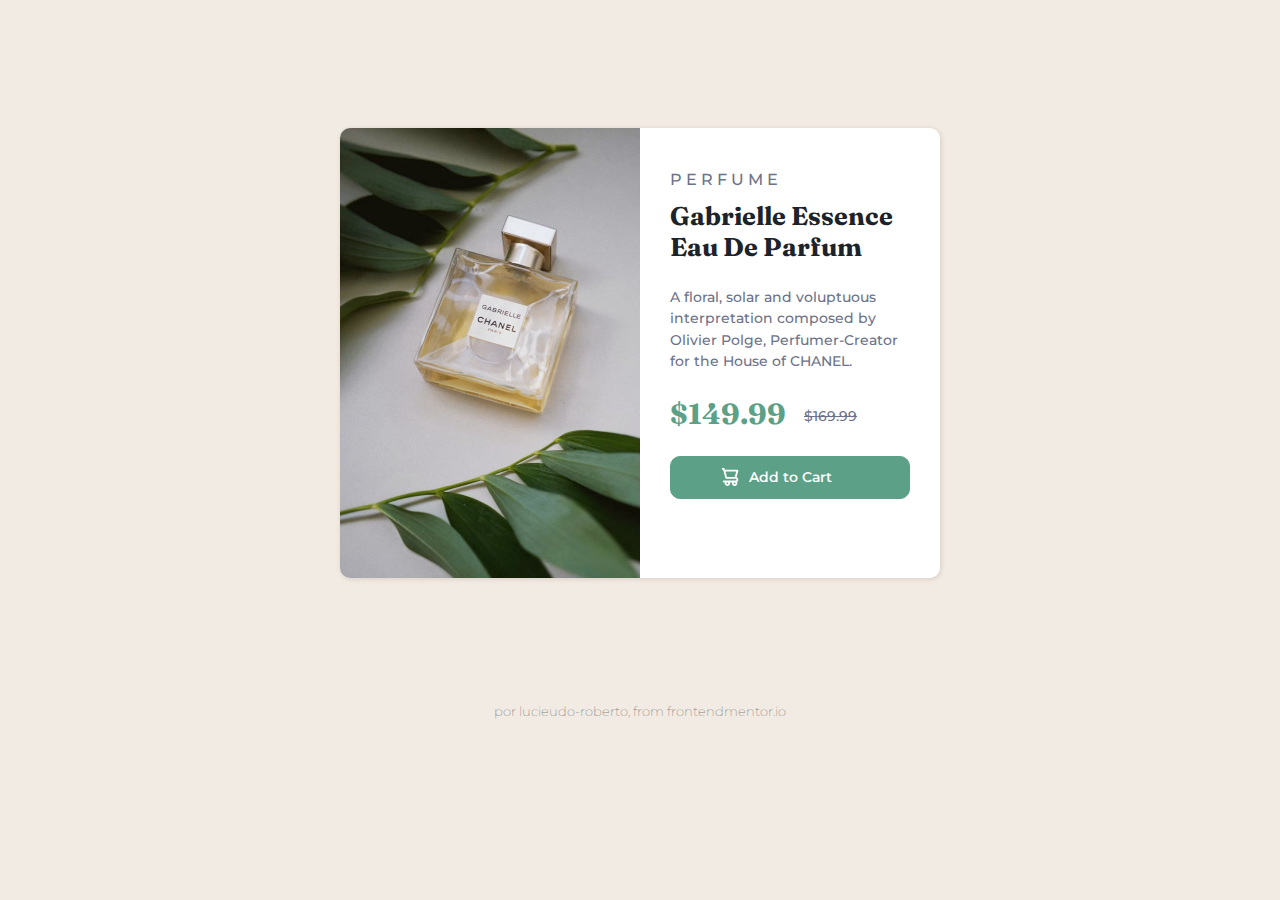
<file: challenges/web_[html-css-js]/desafio_01/index.html>
<!DOCTYPE html>
<html lang="en">
    <head>
    	<title>frontendmentor card perfume </title>
    	<meta name="author" content="lucieudo.roberto@gmail.com"/>
    	<meta name="describle" content=""/>
        <meta name="viewport" content="width=device-width"/>
        <meta charset="UTF-8"/>
        <link rel="stylesheet" href="css/reset.css"/>
        <link rel="stylesheet" href="css/style.css"/>
        <link rel="icon" href="res/favicon.png"/>
    </head>
    <body>
        <main class="card">
            <picture class="card-image-box">
            	<source media="(max-width:610px)" srcset="res/product_mobile.jpg"/>
            	<source media="(min-width:611px)" srcset="res/product_desktop.jpg"/>
                <img class="card-image" src="res/product_mobile.jpg" alt="Photo perfume and leaves">
            </picture>
            
            <div class="card-box-content">
                <h1 class="card-content-title card-content">
                    <span class="card-content-uptitle card-content">perfume</span>
                    Gabrielle Essence Eau De Parfum
                </h1>
                <p class="card-describle card-content">
                    A floral, solar and voluptuous interpretation composed by Olivier Polge, 
                    Perfumer-Creator for the House of CHANEL.
                </p>
                <label class="card-price card-content"> $149.99 <span class="old-price">$169.99</span> </label>
                <button class="card-button">Add to Cart</button>
            </div>
        </main>
        
        <footer>
            <p class="copy"> por lucieudo-roberto, from frontendmentor.io</p>
        </footer>
    </body>
</html>
</file>
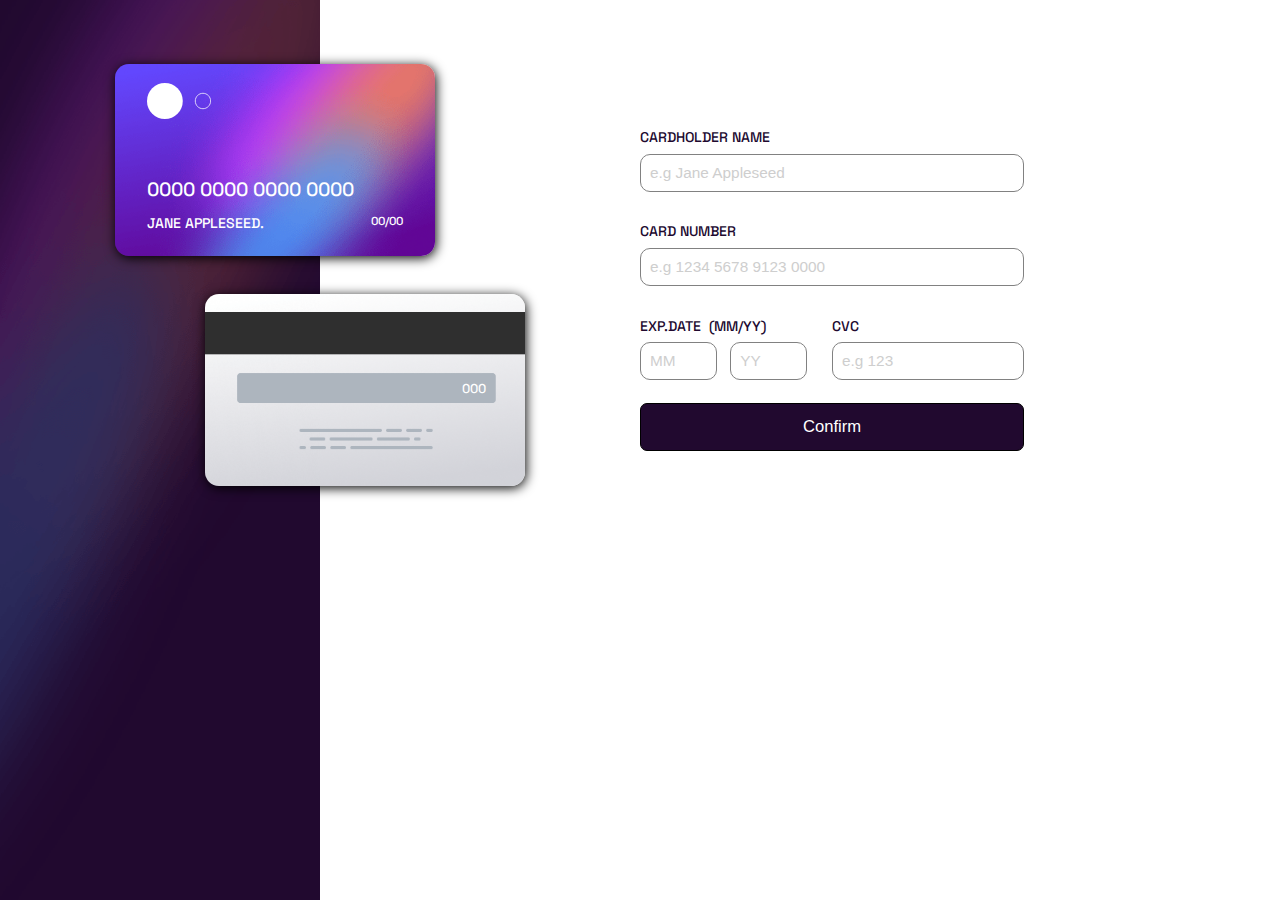
<file: challenges/web_[html-css-js]/desafio_02/index.html>
<!DOCTYPE html>

<html lang="en">
    <head>
        <title>Frontend Mentor | Interactive card details form </title>
        <meta name="viewport" content="width=device-width"/>
        <meta charset="UTF-8">
        <meta name="describle" content="card Interactive page">
        <link rel="icon" type="image/png" sizes="32x32" href="/res/favicon-32x32.png">
        <link rel="stylesheet" href="css/reset.css"/>
        <link rel="stylesheet" href="css/style.css"/>
    </head>
    <body>
        <div class="card-container">
            <div class="card-box">
                <div class="card card-front">
                    <img class="card-logo-img" src="res/card-logo.svg" alt="card logo image"/>
                    <label class="card-label-number" for="card-number">0000 0000 0000 0000</label>
                    <div class="label-name-box">
                        <label class="card-label-name" for="card-name">JANE APPLESEED.</label>
                        <label class="card-label-date" for="card-date">00/00</label>
                    </div>
                </div> 
                <div class="card card-back">
                    <label class="card-label-cvc" for="card-cvc">000</label>
                </div>              
            </div>

            <div class="form-box" >
                <form class="form-1">
                    <div class="form-input-box">
                        <label class="form-label" for="card-name">cardholder name </label>
                        <input class="form-input" id= "card-name" placeholder="e.g Jane Appleseed" maxlength="19">
                        <span class="form-error card-name-error">Can't be blank</span>
                    </div>
                    <div class="form-input-box">
                        <label class="form-label" for="card-number">card number</label>
                        <input class="form-input" type="tel" id="card-number" placeholder="e.g 1234 5678 9123 0000">
                        <span class="form-error card-number-error">Wrong format, numbers only</span>
                    </div>
                    
                    <div class="form-grid">
                        <div class="form-grid-child">
                            <label class="form-label" for="card-date">exp.date &nbsp;(mm/yy)</label>
                            <input class="form-input grid-input" type="tel" id="card-date" placeholder="MM">
                            <input class="form-input grid-input" type="tel" id="card-year" placeholder="YY">
                            <span class="form-error card-date-error">Can't be blank</span>
                        </div>
                        <div class="form-grid-child">
                            <label class="form-label" for="card-cvc">cvc</label>
                            <input class="form-input cvc-input" type="tel" id="card-cvc" placeholder="e.g 123">
                            <span class="form-error card-cvc-error">Can't be blank</span>
                        </div>
                    </div>
                    
                    <input type="button" class="send-button" id="submit-bnt" value="Confirm"/>
                </form>
            </div>

            <div class="sucess-box">
                <img class="sucess-image" src="res/icon-complete.svg" alt="is ok, image"/>
                <h1>thank you</h1>
                <p class="sucess-info-message">
                    We've added your car details 
                </p>
                <button class="sucess-button">Continue</button>
            </div>
        </div>
        <script src="src/main.js"></script>
    </body>
</html>
</file>
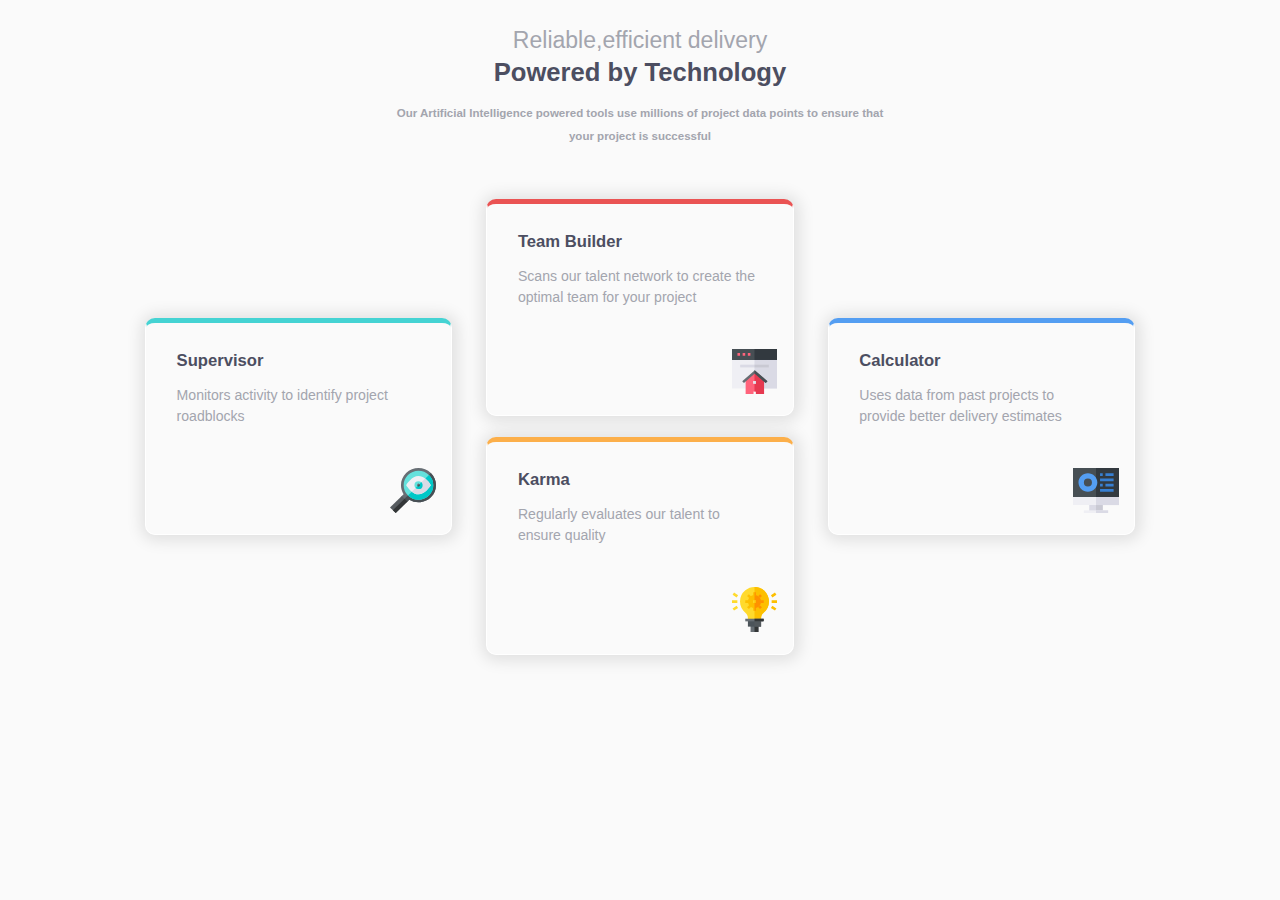
<file: challenges/web_[html-css-js]/desafio_03/index.html>
<!DOCTYPE html>

<html lang="en">
	<head>
		<title>Frontend Mentor | Four card feature section</title>
		<meta charset="UTF-8"/>
		<meta name="viewport" content="device-width,initial-scale=1"/>
		<meta name="describle" content="four card page">
		<link rel="icon" href="res/favicon-32x32.png"/>
		<link rel="stylesheet" href="css/reset.css"/>
		<link rel="stylesheet" href="css/style.css"/>
	</head>
	<body>
		<header class="header-box">
			<h1>Reliable,efficient delivery</h1>
			<h2>Powered by Technology</h2>
			<p class="header-desc">
			 Our Artificial Intelligence powered tools use millions of project data points
  			 to ensure that your project is successful
			</p>
		</header>
		<main class="main-grid-1">
			<article class="card card-1">
				<span class="card-title">Supervisor</span>
				<p class="card-desc">Monitors activity to identify project roadblocks</p>
				<img src="res/supervisor.svg" class="card-image" alt="">
			</article>
           <div class="not-used">
				<article class="card card-2">
					<span class="card-title">Team Builder</span>
					<p class="card-desc">Scans our talent network to create the optimal team for your project</p>
					<img src="res/team-builder.svg" class="card-image" alt="">
				</article>

				<article class="card card-3">
					<span class="card-title">Karma</span>
					<p class="card-desc">Regularly evaluates our talent to ensure quality</p>
					<img src="res/karma.svg" class="card-image" alt="">
				</article>
			</div>
			<article class="card card-4">
				<span class="card-title">Calculator</span>
				<p class="card-desc">Uses data from past projects to provide better delivery estimates</p>
				<img src="res/calculator.svg" class="card-image" alt="">
			</article>
		</main>	
	</body>
</html>
</file>
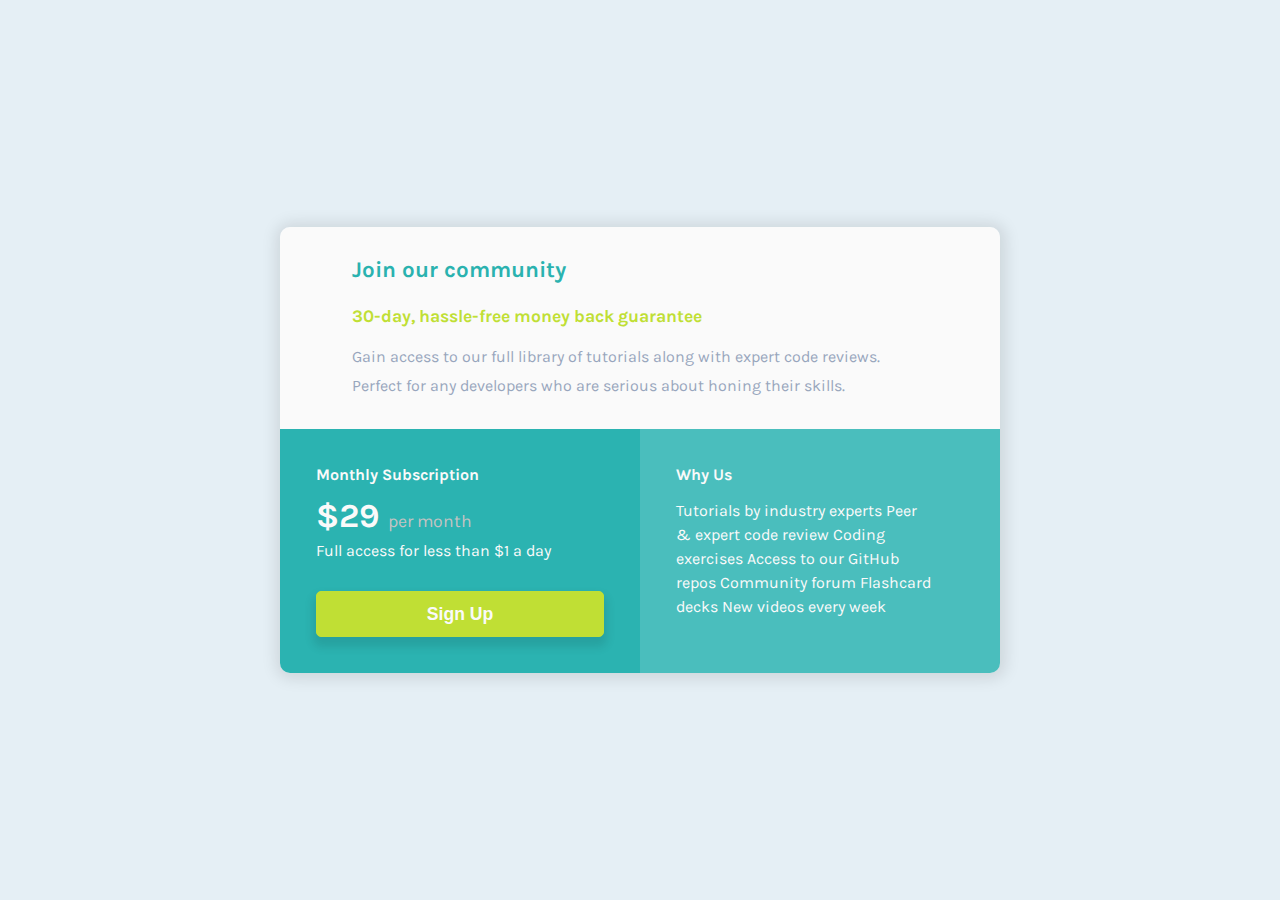
<file: challenges/web_[html-css-js]/desafio_04/index.html>
<!DOCTYPE html>
<html lang="en">
<head>
	<meta charset="utf-8">
	<meta name="viewport" content="width=device-width, initial-scale=1">
	<meta name="theme-color" content="#2bb3b1"/>
	<title>Frontend Mentor | Single Price Grid Component</title>
	<link rel="icon" href="res/favicon.png"/>
	<link rel="stylesheet" href="css/reset.css" />
	<link rel="stylesheet" href="css/style.css" />
</head>
<body>
	<main class="main-box">
		<section class="head-section">
			<h1 class="header-title">Join our community</h1>
			<h2>30-day, hassle-free money back guarantee</h2>
			<p class="head-section-desc">
			  Gain access to our full library of tutorials along with expert code reviews. 
  			  Perfect for any developers who are serious about honing their skills.
			<p>
		</section>
		
		<section class="subscript-section">
			<h3 class="header-title">Monthly Subscription</h3>
			<p class="product-price"> &dollar;29 <span class="month-text">per month</span></p>
			<p class="more-price-info">Full access for less than &dollar;1 a day</p>
			<button class="singup-bnt">Sign Up</button>
		</section>

		<section class="whay-section">
			<h4 class="header-title">Why Us</h4>
			<p class="whay-desc">
			  Tutorials by industry experts Peer &amp; expert code review
  			  Coding exercises Access to our GitHub repos Community forum Flashcard decks
  			  New videos every week
			</p>
		</section>
	</main>
</body>
</html>
</file>
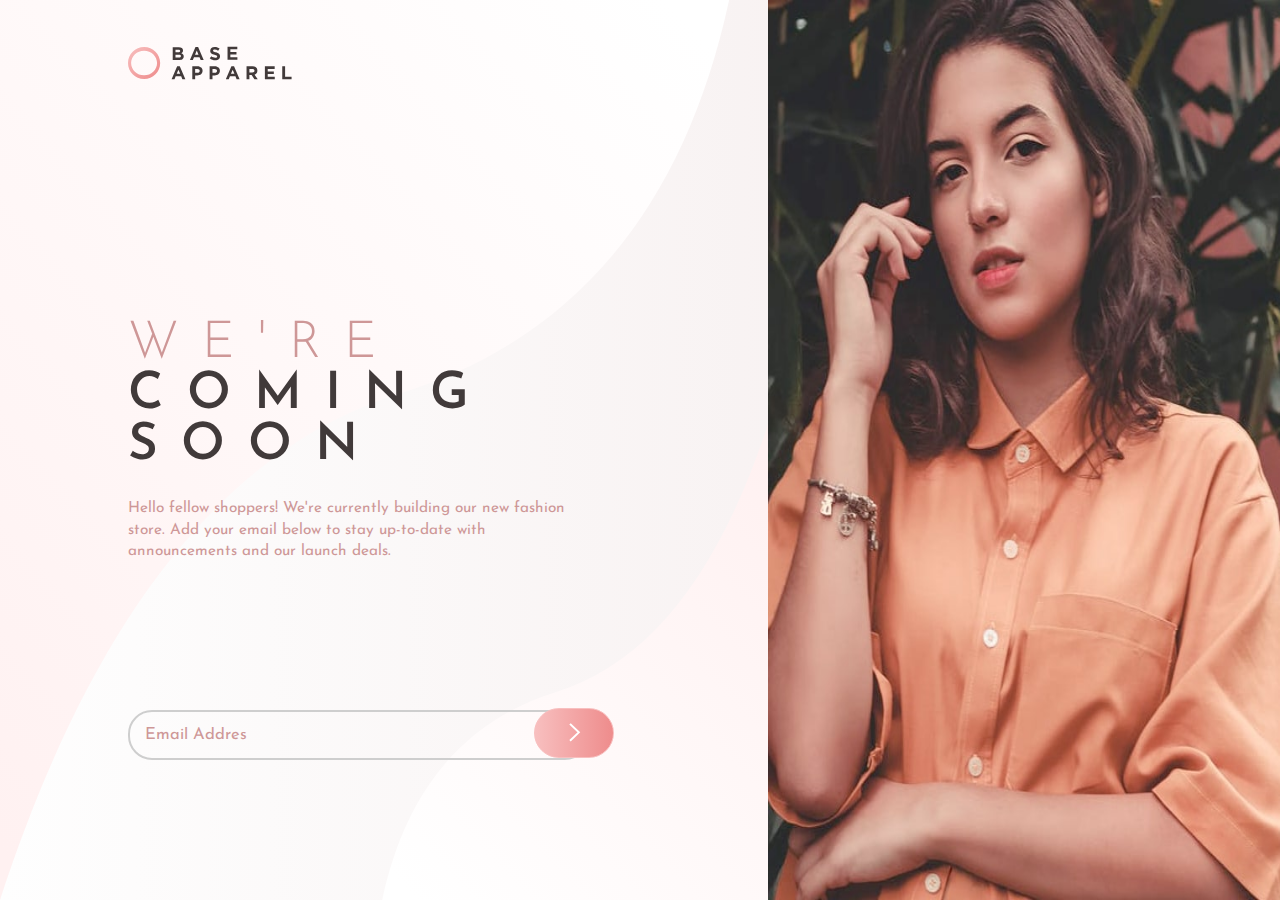
<file: challenges/web_[html-css-js]/desafio_05/index.html>
<!DOCTYPE html>
<html lang="en">
	<head>
		<title>Frontend Mentor | Base Apparel coming soon page</title>
	    <meta charset="UTF-8"/>
        <meta name="viewport" content="width=device-width"/>
        <link rel="icon" href="images/favicon.png"/>
        <link rel="stylesheet" href="styles/reset.css"/>
        <link rel="stylesheet" href="styles/style.css"/>
	</head>
    <body>
        <main class="main-box">
            <div class="logo-box"><img src="images/logo.svg" alt="logo icone" class="logo-image"/></div>
                
            <header class="header-box">
                <h1 class="head-title"><span class="marked-text">We're<br></span> coming <br>soon </h1>
                <p class="product-desc">
                    Hello fellow shoppers! We're currently building our new 
                    fashion store. Add your email below to stay up-to-date 
                    with announcements and our launch deals.
                </p>
            </header>

            <form class="form-box">
                <div class="form-input-box">
                    <input class="form-input-email" type="email" placeholder="Email Addres"/>
                    <button class="form-input-send"></button>
                    <span class="form-error-msg"> Please provide a valid email </span>                   
                </div> 
            </form>

            <aside class="aside-box">
                <picture class="image-box">
                    <source srcset="images/hero-mobile.jpg"  media="(max-width: 612px)"/>
                    <source srcset="images/hero-desktop.jpg" media="(min-width: 613px)"/>
                    <img src="images/hero-mobile.jpg" class="aside-image" alt="picture of woman"/>
                </picture>
            </aside>
        </main>
    </body>
</html>
</file>
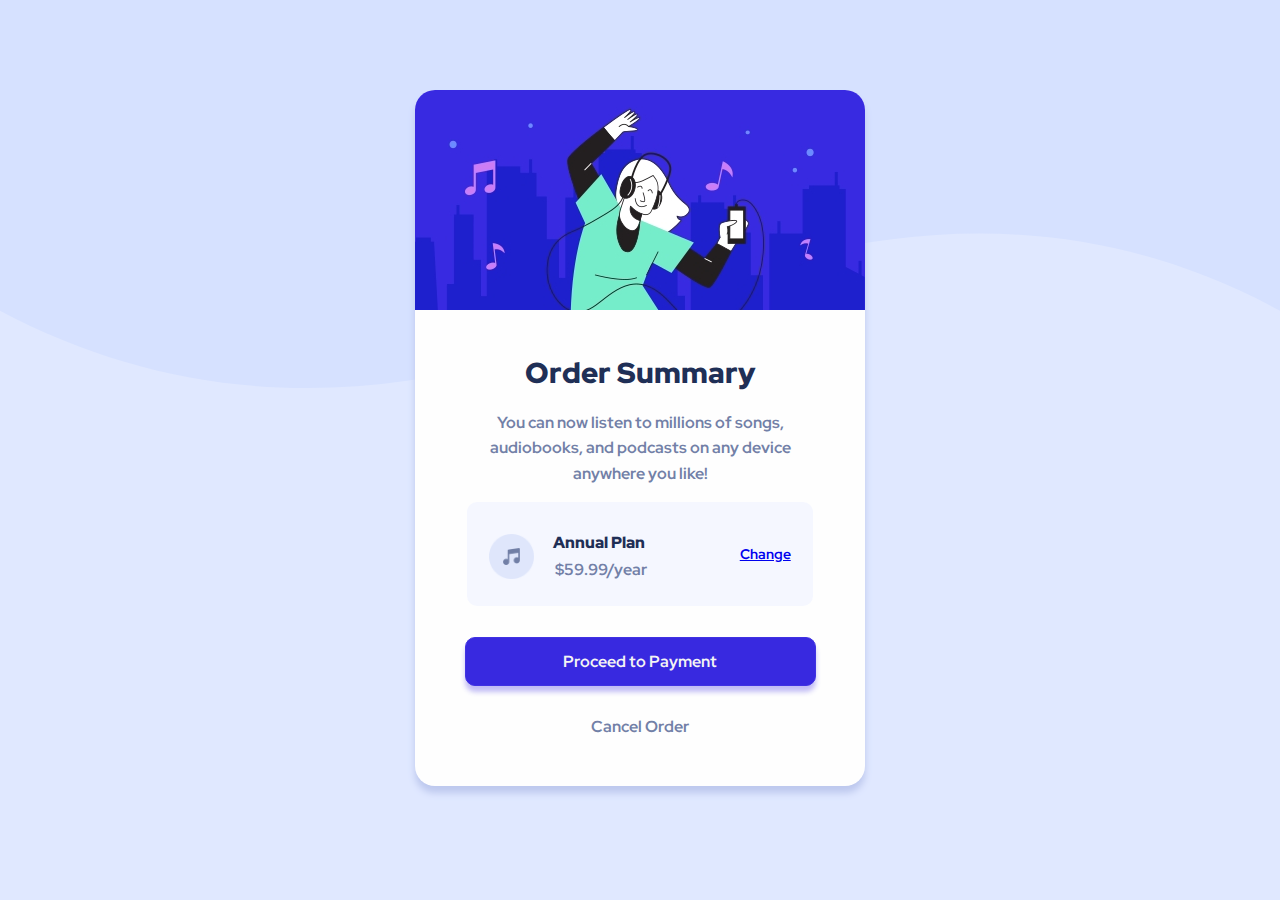
<file: challenges/web_[html-css-js]/desafio_06/index.html>
<!DOCTYPE html>

<html lang="en">
	<head>
		<meta charset="UTF-8">
		<title> Frontend Mentor | Order summary card </title>
		<meta name="viewport" content="width=device-width">
		<link rel="stylesheet" href="css/styles.css">
		<link rel="icon" type="image/png" href="res/img_03.png">
		<meta name="author" content="robertt-devv@outlool.com">
        <meta name="description" content="frontend mentor order summary challenge,challenge solved by robett-devv">
        <meta http-equiv="control-cache" content="no-cache">
	</head>

	<body>
		<section class="card">
			<header id="cheader">
				<img src="res/img_01.jpg" alt="image of a happy person and listening to music"/>
				<h1> Order Summary </h1>
				<p> You can now listen to millions of songs, audiobooks, 
				and podcasts on any device anywhere you like! </p>
			</header>

            <div id="cbody">
				<img src="res/img_02.png" alt="music icon"/>
				<p>Annual Plan<br><span>$59.99/year</span></p>
				<a href="#">Change</a>
			</div>

			<input class="buttons bnt-top" type="button" value="Proceed to Payment"/>
			<input class="buttons bnt-bmt" type="button" value="Cancel Order"/>
		</section>
	</body>
</html>
</file>
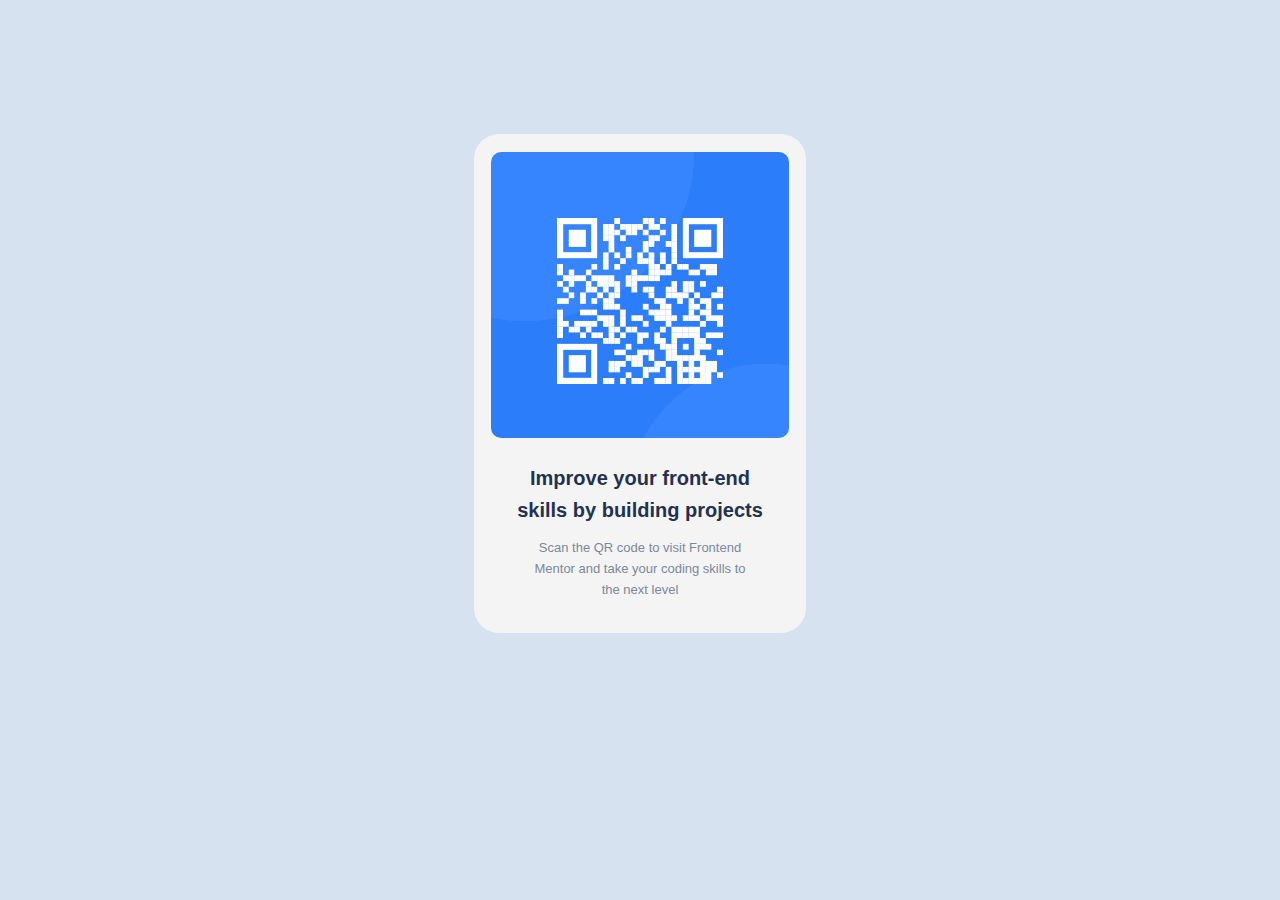
<file: challenges/web_[html-css-js]/desafio_07/index.html>
<!DOCTYPE html>

<html lang="en">
	<head>
		<meta charset="utf-8">
		<title>Frontend Mentor | QR code component</title>
  		<meta name="viewport" content="width=device-width, initial-scale=1.0"/>
  		<link rel="icon" type="image/png" href="res/favic.png"/>
  		<link rel="stylesheet" href="css/styles.css"/>
	</head>
	<body>
		<div id="card">
			<h1>
				<img src="res/qrcode.png" alt="image content a qr-code">
			</h1>
			<h2> Improve your front-end<br>skills by building projects </h2>
			<p> Scan the QR code to visit Frontend<br>Mentor and take your coding skills to<br> the next level </p>
		</div>
	</body>
</html>
</file>
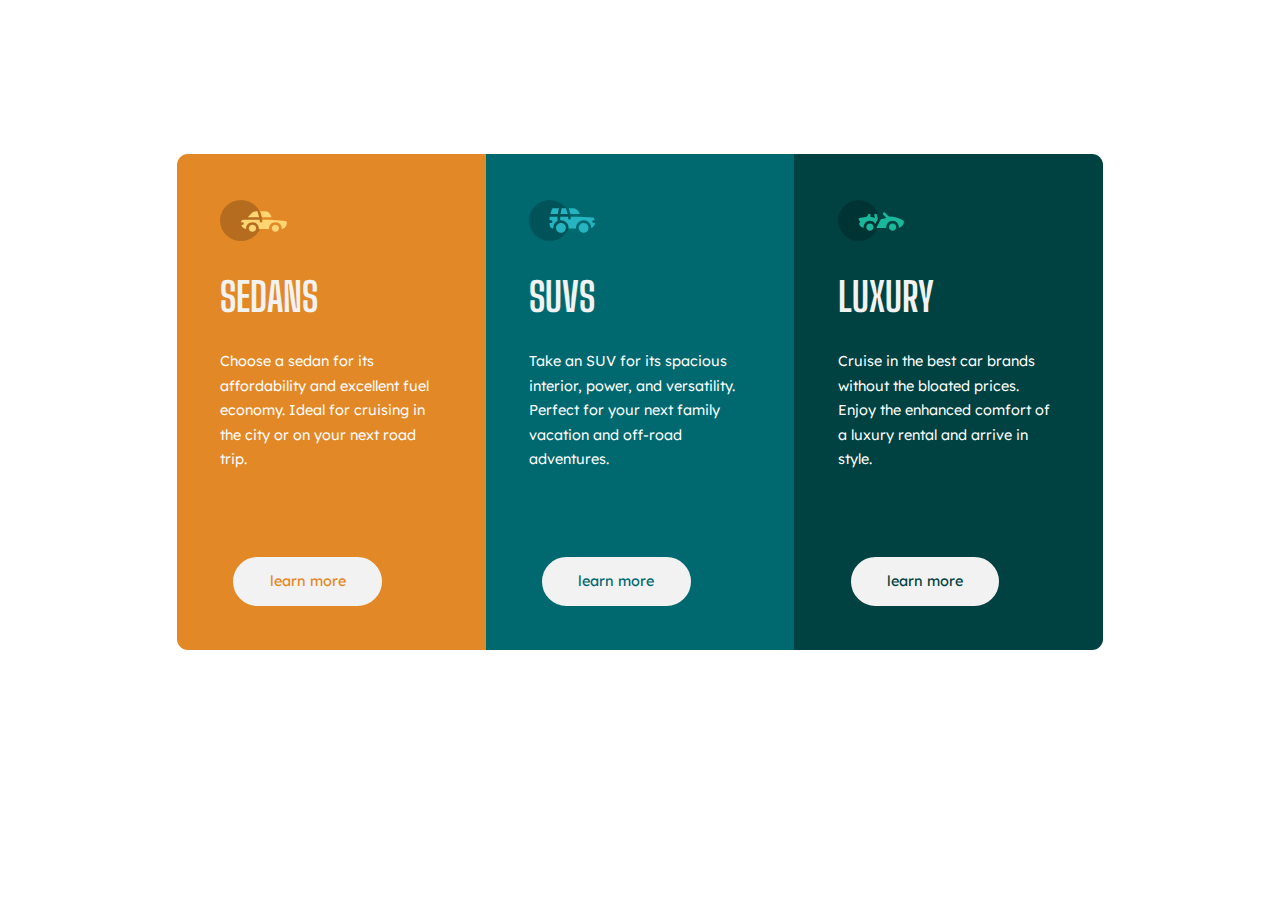
<file: challenges/web_[html-css-js]/desafio_08/index.html>
<!DOCTYPE html>
<html lang="en">
<head>
    <title>Frontend Mentor | 3-column preview card component</title>
    <meta charset="UTF-8">
    <meta name="viewport" content="width=device-width, initial-scale=1">
    <link rel="icon" href="res/favicon.png">
    <link rel="stylesheet" href="css/style.css">
</head>
<body>
    <section class="card-container">
        <div class="card card-a">
            <img class="image" src="res/card_a.svg" alt="icon popular car">
            <h1 class="title">sedans</h1>
            <p class="resume">
                Choose a sedan for its affordability and 
                excellent fuel economy. Ideal for cruising 
                in the city or on your next road trip.
            </p>
            <a href="" class="link link-a">learn more</a>
        </div>
        
        <div class="card card-b">
            <img class="image" src="res/card_b.svg" alt="S U V, icon">
            <h2 class="title">suvs</h2>
            <p class="resume">
                Take an SUV for its spacious interior, power,
                and versatility. Perfect for your next family 
                vacation and off-road adventures.
            </p>
            <a href="" class="link link-b">learn more</a>
        </div>
        
        <div class="card card-c">
            <img class="image" src="res/card_c.svg" alt="Luxury car icon">
            <h3 class="title">luxury</h3>
            <p class="resume">
                Cruise in the best car brands without the 
                bloated prices. Enjoy the enhanced comfort of a
                luxury rental and arrive in style.
            </p>
            <a href="" class="link link-c">learn more</a>
        </div>
    </section>
</body>
</html>
</file>
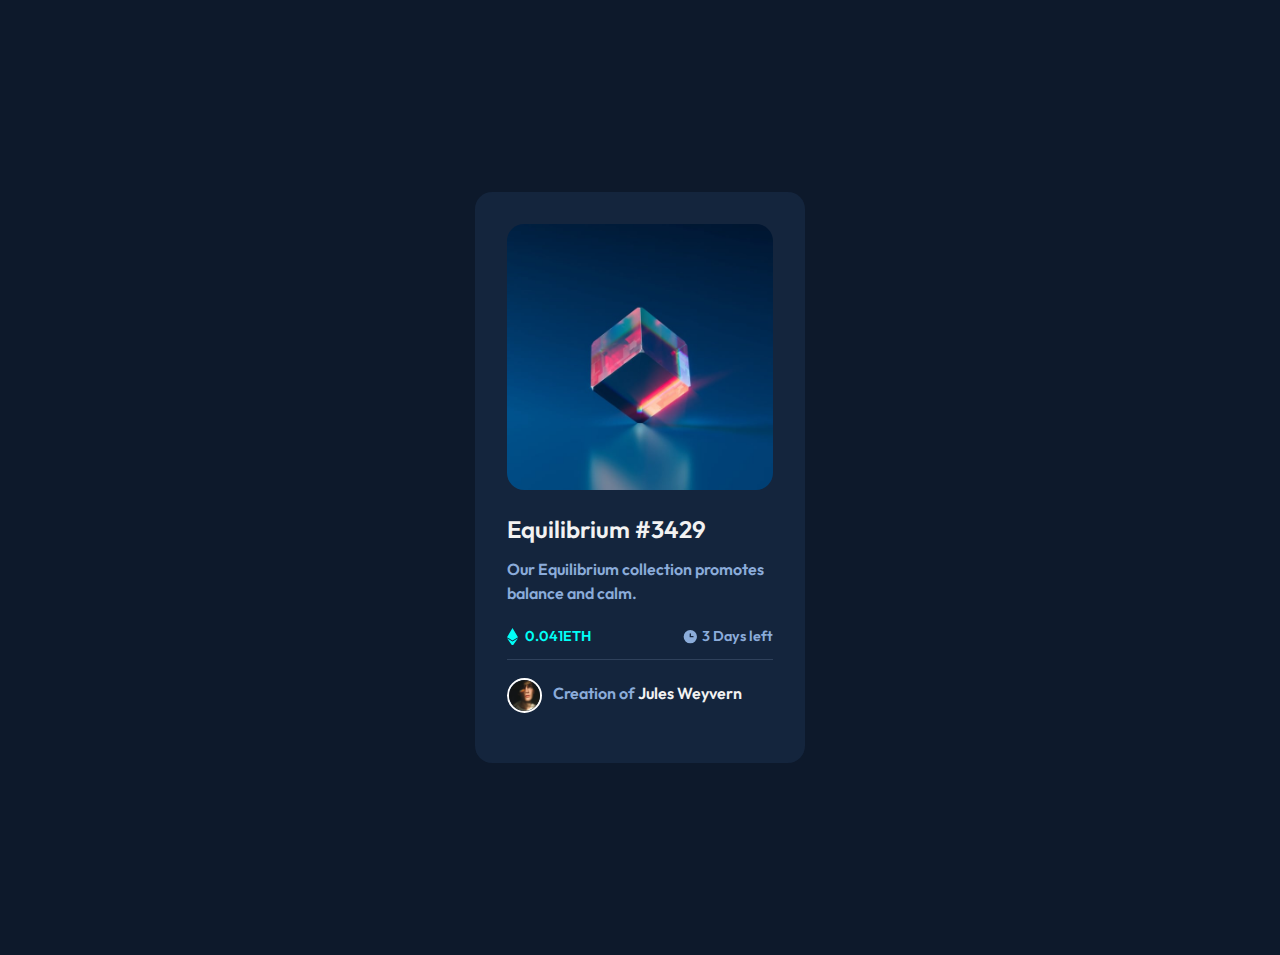
<file: challenges/web_[html-css-js]/desafio_09/index.html>
<!DOCTYPE html>
<html lang="en">
<head>
    <meta charset="UTF-8">
    <meta name="viewport" content="width=device-width, initial-scale=1.0">
    <link rel="icon" href="res/favico.png">
    <link rel="stylesheet" href="css/style.css">
    <title>Document</title>
</head>
<body>
    <section class="card">
        <div id="image-box">
            <img src="res/cube.jpg" id="image" alt="cristal cube image">
        </div>
        <h1 id="title">Equilibrium #3429</h1>
        <p id="resume">
            Our Equilibrium collection promotes 
            balance and calm.
        </p>
        <div id="info">
            <span id="money">0.041eth</span>
            <span id="timer">3 Days left</span>
        </div>
        <div id="author">
            <img id="avatar" src="res/avatar.png" alt="youg man image">
            <a id="link" href="">Creation of <span id="name">Jules Weyvern</span></a>
        </div>
    </section>
</body>
</html>
</file>
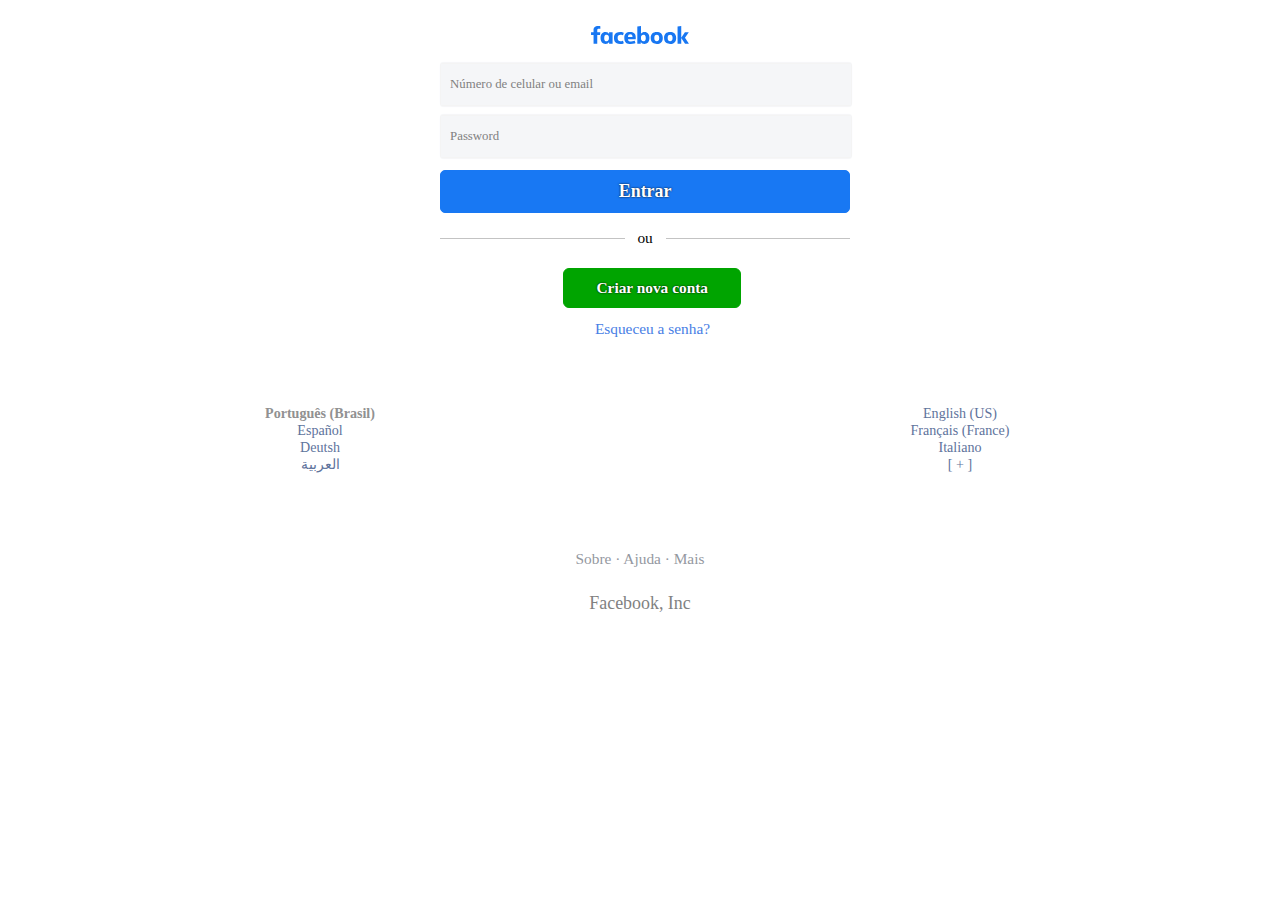
<file: projects/web_[html-css-js]/m_facebook/index.html>
<!DOCTYPE html>

<!-- 
	author: roberto.deev@gmail.com © 2021
-->

<html lang='pt-br'>
	<head>
		<title> Facebook -- Entre ou cadastre-se </title>
		<meta charset='utf-8' name='viewport' content='width=device-width, user-scalable=no'/>
		<link rel='shortcut icon' href='_files.ico/favicon.png'/>
		<link rel='stylesheet' href='_files.css/reset.css'/>
		<link rel='stylesheet' href='_files.css/index.css'/>
		<link rel='stylesheet' href='_files.css/stdsk.css'/>
		<link rel='stylesheet' href='_files.css/stmob.css'/>
		<script src="_files.jvs/styles.js"></script>
		<script src="_files.jvs/validt.js"></script>
		<script>
			var _appIN = _app_interaction(); // interatives functions 
			var _appFC = _app_validations(); // validations functions

			window.addEventListener('load',()=>{
				_appIN.shwIC_ps(); //listener password user input
			});
		</script>
		<meta name='theme-color' content='#3b5999'/>
	</head>
	
	<body>
		
		<hgroup>
			<header id='head-msg1'>
				<img id='-head-msg1-icon' src='_files.ico/phoneic.svg'/>
				<h3  id='-head-msg1-text' > Obtenha o Facebook para 
				<script>_appIN.getOS()</script> e navegue mais rápido.</h3> 
			</header>
	
			<header id='head-msg2'>
				<h3 id='-head-msg2-text'>
					O Facebook solicita e recebe seu número de telefone da rede móvel. 
					<a>Alterar as Configurações</a>
				</h3><div id='-head-msg2-boxV'> </div> 
			</header>

			<header id='head-msg3'></header>
		</hgroup>

		<main id='ghost-window'>
			<header id='head-title'> 
				<img id='-head-title-img' src='_files.ico/headtit.svg'/> 
			</header>

			<div id='ghost-body'>
				<form action='' method='post' id='_formX'>
					<div id='user-name'>
						<input id='_user-name' type='text' placeholder='Número de celular ou email'/>
						<img id='_name-ico' src='_files.ico/info_01.svg' onclick='_appIN.shwMS()'/>
					</div>
					
					<div id='user-pass'>
						<input id='_user-pass' type='password' placeholder="Password" />
						<span id='_pass-ico' onclick='_appIN.shwPW()'>MOSTRAR</span>
					</div>
					
					<input id='submit-bnt' type='button' value='Entrar' onclick="_appFC.valid()"/>
				</form>
			
				<div id='hor-row'><p></p>ou<p></p></div>

				<div id='user-new-and-recov-account'>
					<a href='' id='link-new-account'> Criar nova conta </a>
					<a href='' id='link-rec-pasword'> Esqueceu a senha? </a>
				</div>
			</div>
		</main>
		<footer id='ghost-footer'>
			<div id='-lang-options'>
				<ul id='-left-lang-options'>
					<li id='lang-selected'>Português (Brasil)</li> <li>Español</li>
					<li>Deutsh</li>العربية<li></li>
				</ul>
				<ul id='-right-lang-options'>
					<li>English (US)</li> <li>Français (France)</li>
					<li>Italiano</li><li>[ + ]</li>
				</ul>
			</div>

			<div id='-about'>
				<a href=''>Sobre ·</a>
				<a href=''>Ajuda ·</a>
				<a onclick='_appIN.shwMR();' id='more'>Mais</a>
				<div id='more-extended'>
					<a href=''>Messager</a> <a href=''>Facebook Lite</a> <a href=''>Watch</a>
					<a href=''>Persons</a> <a href=''>Pages</a> <a href=''>Page categories</a> <a href=''>Places</a>
					<a href=''>Games</a> <a href=''>Locations</a> <a href=''>Marketplace</a>
					<a href=''>Facebook Pay</a> <a href=''>Groups</a> <a href=''>Jobs</a>
					<a href=''>Oculus</a> <a href=''>Portal</a> <a href=''>Instagram</a> <a href=''>Local</a>
					<a href=''>Fundraisers</a> <a href=''>Services</a> <a href=''>Developers</a>	
					<a href=''>Carrers</a> <a href=''>Privacy</a>
				</div>
			</div>
			<div id='-copyr'>Facebook, Inc</div>
		</footer>	
	</body>
	<footer>
	</footer>
</html>
</file>
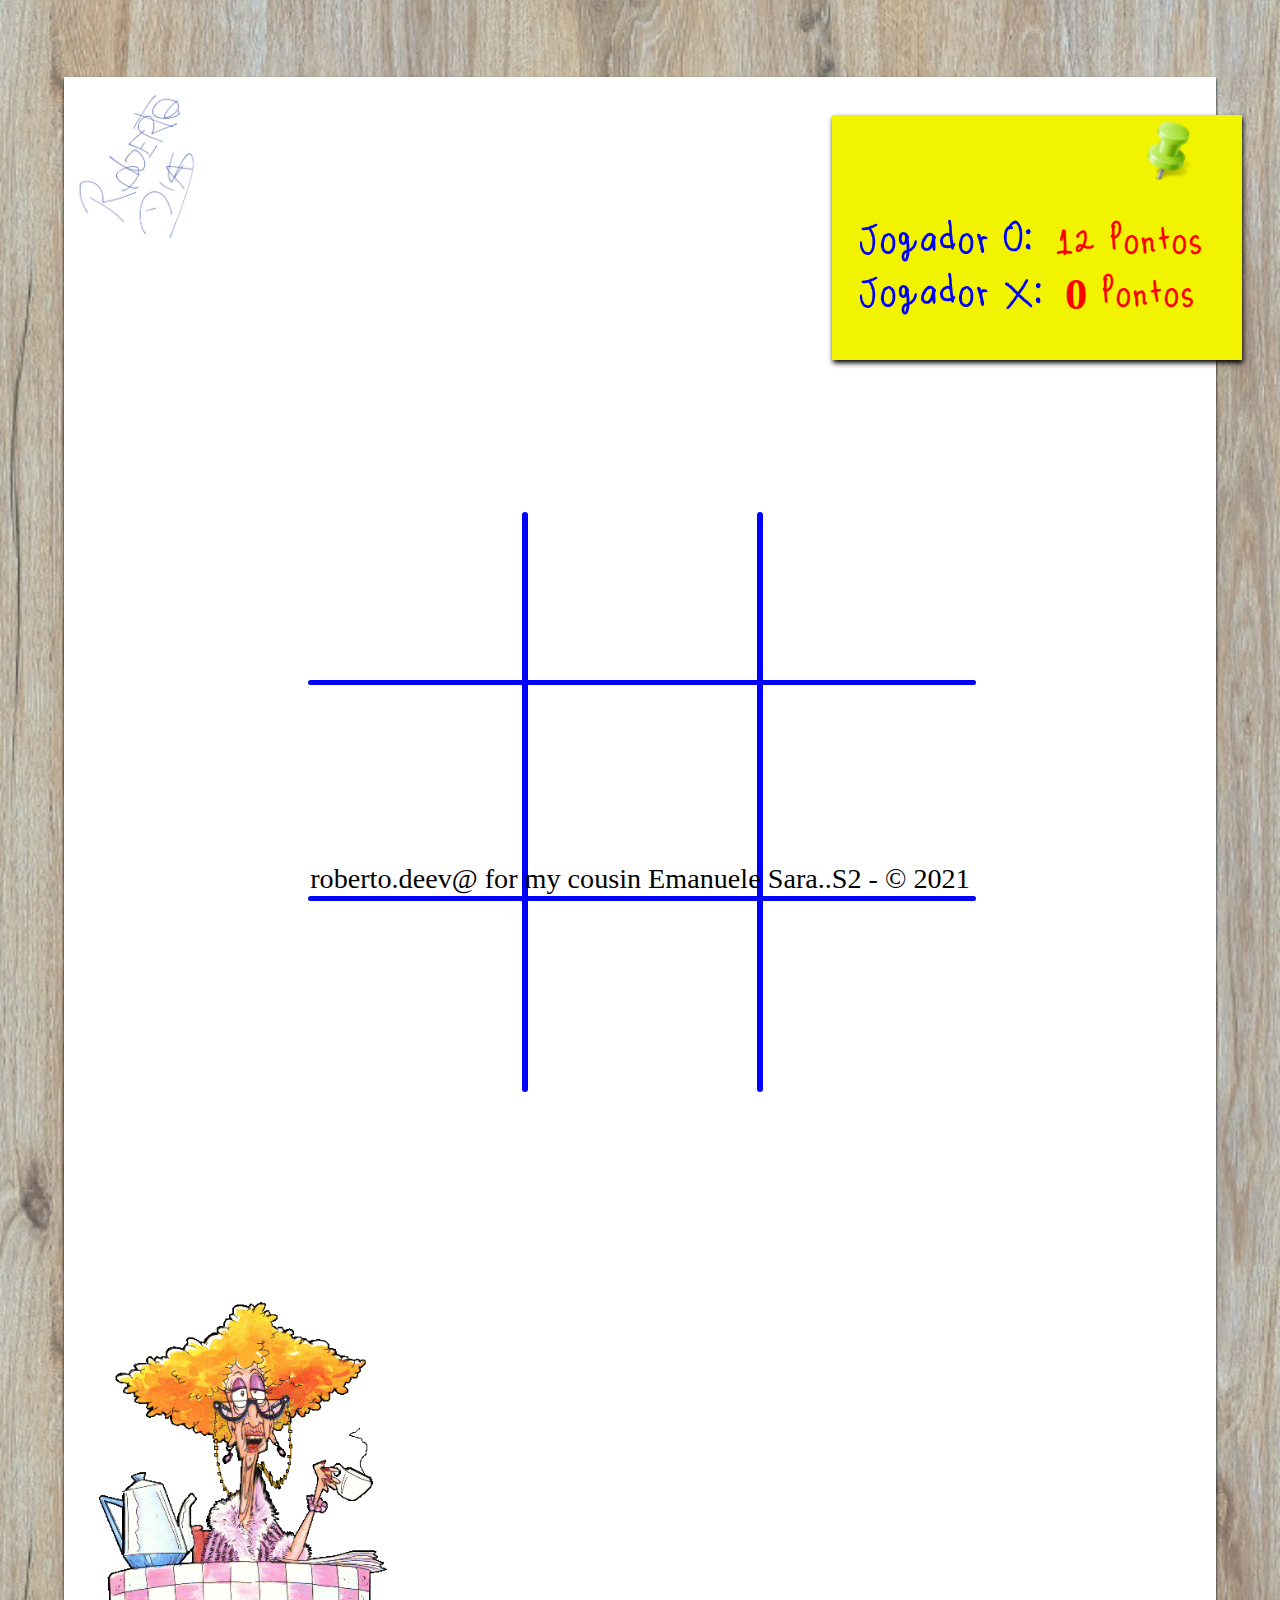
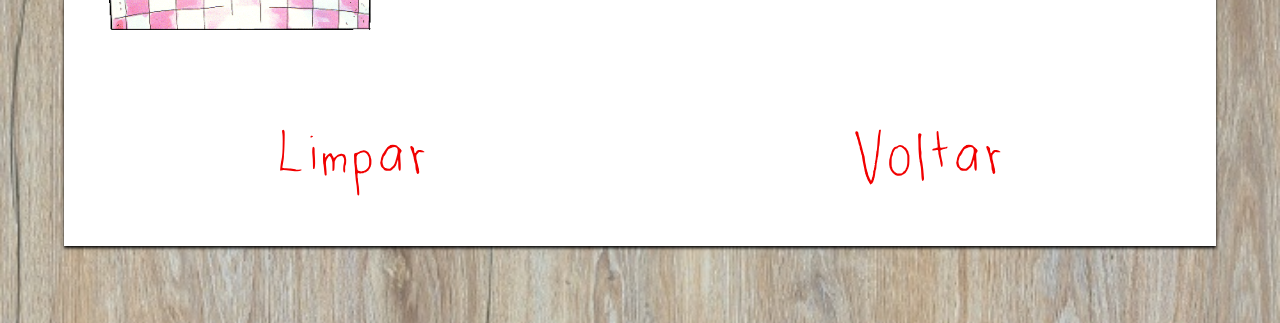
<file: projects/web_[html-css-js]/tic_toc_toe/index.html>
<!DOCTYPE html>
<html>

<head>
    <meta charset="UTF-8">
    <meta name="viewport" content="width=device-width, initial-scale=1">
    <title>Tic toc toe  by roberto.deev@gmail.com</title>
    <link rel='stylesheet' href='_css/game.css'/>
    <script src='_jsc/core.js'></script>
    <script src='_jsc/anim.js'></script>
    <script src='_jsc/game.js'></script>
</head>

<body lang='pt-br'>
    <header id='display-points'>
        <img src='_res/img_02.png' id='notePin'/>
        <h1>Jogador O: <span id='pts_1'> 12 Pontos </span></h1>
        <h1>Jogador X: <span id='pts_2'> 0 Pontos </span></h1>
        <audio src='_res/src_01.wav' id='markHome'/>
    </header>
    
    <img src='_res/img_04.jpg' id='authorSignature'/>
    
    <main id='sheet'>
        <div  id='board'>
            <div id='-cells'>
                <div class ='-box' onclick='mark_cell(0)'>&nbsp</div>
                <div class ='-box' onclick='mark_cell(1)'></div>
                <div class ='-box' onclick='mark_cell(2)'></div>
                <div class ='-box' onclick='mark_cell(3)'></div>
                <div class ='-box' onclick='mark_cell(4)'></div>
                <div class ='-box' onclick='mark_cell(5)'></div>
                <div class ='-box' onclick='mark_cell(6)'></div>
                <div class ='-box' onclick='mark_cell(7)'></div>
                <div class ='-box' onclick='mark_cell(8)'></div>
            </div>
        
            <div class='lines' id='-xa0'></div>
            <div class='lines' id='-xa1'></div>
            <div class='lines' id='-xa2'></div>
            <div class='lines' id='-xa3'></div>
        </div>
        
        <div id='chatbot'>
            <!-- span id='msgText'>
                É melhor calar-se e deixar que as pessoas pensem que você é um idiota do que falar e acabar com a dúvida.
            </span -->
            <img  id='chatPng' src='_res/img_03.png'/>
        </div>
        
        <div id='boardOptions'>           
            <button id='bntClean' onclick='clean_board()'>Limpar</button>
            <button id='bntBack'>Voltar</button>
        </div>
    </main>
    
    <footer id='foter'>
    	<p>roberto.deev@ for my cousin Emanuele Sara..S2 - &copy 2021</p>
    </footer>
</body>
</html>
</file>
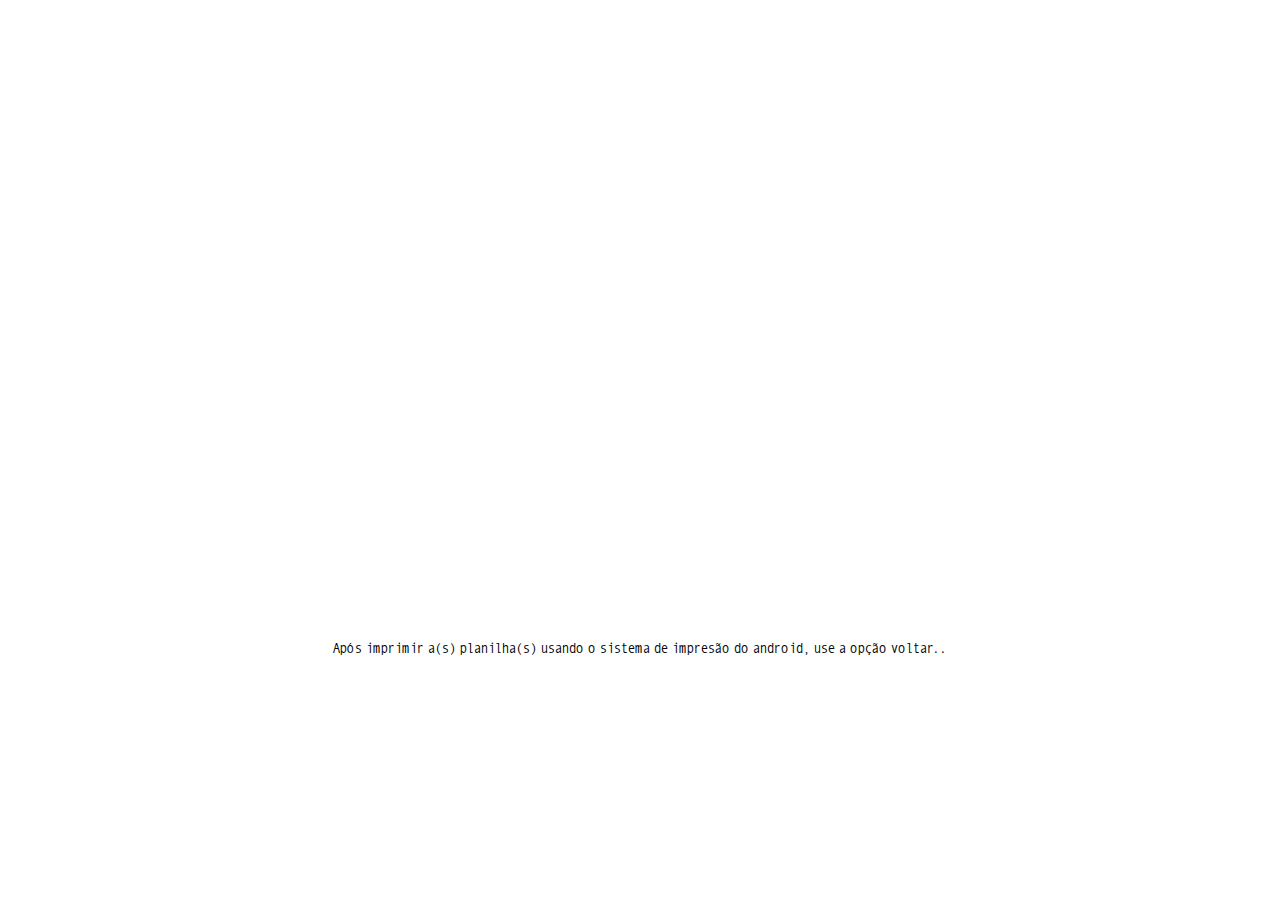
<file: projects/web_[html-css-js]/sisv_regs/print.html>
<!DOCTYPE html>
<html lang="pt-br">
    <head>
      <meta charset="UTF-8">
      <title>sisvan-planilha-n_1</title>
      <meta name="viewport" content="width=device-width, initial-scale=1">
      <link rel="stylesheet" href="css/print.css">
    </head>

    <body>
        <section id="t-page"></section>
        <p class="print-notif"> Após imprimir a(s) planilha(s) usando o
        sistema de impresão do android, use a opção voltar..</p>
    </body>
    
    <script src="src/page.js"></script>
    <script src="src/data.js"></script>
    <script src="src/print_f1.js"></script>
</html>
</file>
<file: challenges/web_[html-css-js]/desafio_01/css/style.css>
@import url('https://fonts.googleapis.com/css2?family=Montserrat:wght@500;700&display=swap');
@import url('https://fonts.googleapis.com/css2?family=Fraunces:wght@700&display=swap');

:root{
    --dark-cyan: #5ca187;
    --very-dark-blue: #1c232b;
    --dark-gray: #6c7289;
    --bgcolor: #f2ebe3;
}

body {
    font-size: 16px;
    background-color: var(--bgcolor);
}

.card {
    overflow: hidden;
    border-radius: 10px;
    margin: 10% auto;
    width:  min(600px,90%);
    display: flex;
    flex-wrap: wrap;
    background-color: #fff;
    box-shadow: 1px 1px 5px #d6cdc3;
}

.card-image-box {width: 50%;}
.card-image{width: 100%; vertical-align: middle;}

.card-box-content{width: 50%; padding: 5%;}

.card-content {
    text-align: left;
    display: block;
    width: 100%;
    color: var(--very-dark-blue);
    font: 700 1.6rem/1.2 'Fraunces',sans-serif;
}

.card-content-uptitle {
	font: 500 1rem/1.2 'Montserrat', sans-serif;
	text-transform: uppercase;
	margin: 5% 0;
	letter-spacing: 4px;
	color: var(--dark-gray);
}

.card-describle {
    font: 500 .9rem/1.5 'Montserrat',sans-serif;
    margin: 10% 0;
    color:  var(--dark-gray);
}

.card-price{
    font-size: 1.8rem;
    margin: 10% 0;
    color: var(--dark-cyan);
}

.old-price {
    margin-left: 5%;
    vertical-align: middle;
    font: 500 .9rem/1.2 'Montserrat',sans-serif;
    text-decoration: line-through;
    color:  var(--dark-gray);
}

.card-button {
    background: var(--dark-cyan) url('../res/cart.svg') 23% center/7% no-repeat;
    width:100%;
    padding:  5%;
    border-radius: 10px;
    border: 1px solid var(--dark-cyan);
    font: 570 .9rem/1.2 'Montserrat',sans-serif;
    display: block;
    color: #fff;
    cursor: pointer;
}
.card-button:hover{ background-color: #40735f;}

@media(max-width: 610px) {
    .card-image-box {width: 100%;}
    .card-box-content{width: 100%; padding: 5%;}
    .card-content{width: 100%; padding: 1%;}
    .card-content-uptitle{font-size: 1rem;}
    .card-content-title{margin-top: 1%; font-size: 2rem;}
    .card-describle{width: 90%; margin-right: 10%; margin: 4% 0;}
    .card-price{margin: 8% 0;}
}

.copy {
	text-align: center;
	margin: 3% 0;
	font: 200 .8rem/1 'Montserrat',Sans-serif;
	color: #818181;
}
</file>
<file: challenges/web_[html-css-js]/desafio_02/css/style.css>
@import url('https://fonts.googleapis.com/css2?family=Space+Grotesk:wght@500&display=swap');

:root {
    --input-border-color-actived:  #6448fe;
    --input-text-color-actived:    #600594;
    --button-bg-color: 	#21092f;
    --error-text-color:     #ff5252;
    --input-label-color: #21092f;
    --input-text-color: #21092f;
    --light-gray:  #dedddf;
}


html, body {
    width: 100%;
    height: 100%;
    font-family: 'Space Grotesk', sans-serif;
    font-weight: 500;
}

.card-container {
    width: 100%;
    height: 100%;
    display: grid;
    grid-template-columns: 50% 50%;
    text-align: center;
}

.card-box {
    height: 100%; width: 100%;
    position: relative;
    top: 0; left: 0;
    background: transparent url('../res/bg-desktop.png') 0 0 /50% 100% no-repeat;
}
    .card {
        position: absolute;
        width: 25vw;
        height:15vw;
        border-radius: 14px;
        overflow: hidden;
        overflow: hidden;
        box-shadow: 1px 2px 12px #000;
    }
    .card-front{
        top: 5vw; left: 9vw;
        background: transparent url('../res/bg-card-front.png') 0 0 /100% 100% no-repeat; 
        z-index: 999;
    }
    .card-back{ 
        top: 23vw; left: 16vw;
        background: transparent url('../res/bg-card-back.png') 0 0 /100% 100% no-repeat; 
    }

    .card-logo-img {
        display: block;
        width: 20%;
        position: relative;
        top: 10%; left: 10%;
    }

    .card-label-number {
        display: block;
        width: 80%;
        position: relative;
        top: 6vw; left: 10%;
        text-align: left;
        font-size: 1.5vw;
        color: #fff;
        cursor: pointer;
    }

    .label-name-box {
        position: relative;
        display: grid;
        grid-template-columns: 70% 30%;
        width: 80%;
        top: 7vw; left: 10%;
        text-align: left;
        color: #fff;
        cursor: pointer;
    }
    .card-label-name {font-size: 1.1vw;}
    .card-label-date {font-size: .9vw; text-align: right;}
    
   
    .card-label-cvc {
        display: block;
        width: 78%;
        top: 6.7vw; left: 10%;
        position: relative;
        font-size: 1vw;
        text-align: right;
        color: #fff;
        cursor: pointer;
    }


.form-box {
    width: 100%; height: 100%;
}
    .form-1  {
        width: 60%;
        margin: 20% 0;
    }

    .form-input-box {
        display: block;
        width: 100%;
        margin: 8% 0;
    }

    .form-label {
        display: block;
        width: 100%;
        text-align: left;  
        text-transform: uppercase;
        font-size: 1.1vw;
        color: var(--input-label-color);
    }

    .form-input {
        display: block;
        width: 100%;
        margin-top: 2%;
        border-radius: 10px;
        border:  .8px solid #818181;
        padding: .7vw;
        font-size: 1.2vw;
        outline: none;
        color: vad(--input-text-color);
    }

    .form-input::placeholder {
        font-size:1.2vw;
        vertical-align: middle;
        color: #cecece;
    }
    .form-input:focus, .form-input:hover {
        border:  0.8px solid var(--input-border-color-actived);
        color: var(--input-text-color-actived);
    }
    .form-grid {
        text-align: left;
        display: grid;
        grid-template-columns: 50% 50%;
    }

    .grid-input {
        margin-top: 4%;
        display: inline;
        width: 40%;
        margin-right: 5%;
    }

    .cvc-input{margin-top: 4%;}

    .form-error {
        display: none;
        width: 100%;
        font-size: 1vw;
        color: var(--error-text-color);
        text-align: left;
        margin: 3% 0;
    }

    .send-button {
        display: block;
        width: 100%;
        background-color: var(--button-bg-color);
        color: #fff;
        border-radius: 7px;
        border: 1px solid #000;
        font-size: 1.3vw;
        margin: 6% auto 2% auto;
        padding:  3.4%;
        cursor: pointer;
    }


.sucess-box {
    text-align: center;
    display: none;
    width: 70%;
    margin-top: 30%;
    margin-left: 4%;
}
    .sucess-image{width: 15%;}

    .sucess-box h1 {
        width: 100%;
        text-align: center;
        font-size: 2.4vw;
        margin: 4% 0;
        text-transform: uppercase;
    }
    .sucess-info-message {
        width: 100%;
        text-align: center;
        font-size:1.1vw;
        margin: 4% 0;   
    }

     .sucess-button {
        display: block;
        width: 100%;
        background-color: var(--button-bg-color);
        color: #fff;
        border-radius: 7px;
        border: 1px solid #000;
        font-size: 1.1vw;
        margin: 6% auto 2% auto;
        padding:  3.4%;
        cursor: pointer;
    }


    @media (max-width: 612px) {
        .card-container {display: block; height: 100%;}
        
        .card-box {
            width: 100%; height:60vw;
            position: relative;
            top: 0; left: 0;
            background: transparent url('../res/bg-mobile.png') 0 0 /100% 60vw no-repeat;
        }
            .card {width: 80%;height:45vw;}
            .card-front{top: 28vw; left: 5%;}
            .card-back{top: 3vw; left: 15%;}
            .card-label-number {font-size: 5.1vw;top: 16vw;}
            .label-name-box {top: 18vw;}
            .card-label-name{font-size: 3vw;}
            .card-label-date{font-size: 3vw;}
            .card-label-cvc{font-size: 4vw; top: 20vw;}
        
        .form-box {
            width: 100%; height: auto;
            margin-top: 20vw;
        }
            .form-1 { width: 80%; margin: 10% auto 0 auto;}
            .form-label {margin-top: 3%; font-size: 3.2vw;}
            .form-input {padding: 4vw;font-size: 3.4vw;}
            .form-input::placeholder {font-size: 3vw;}
            .send-button {padding: 4vw;font-size: 3.3vw;margin-top:15%}
            .form-error{font-size: 3vw; margin: 1% 0;}

        .sucess-box {
            width: 90%;
            margin: 36% auto 1% auto;
        }
            .sucess-image{width: 25%;}
            .sucess-box h1{font-size: 9.3vw;}
            .sucess-info-message{font-size: 3.9vw;}
            .sucess-button{font-size: 4.1vw; margin-top: 20%;}
    }
</file>
<file: challenges/web_[html-css-js]/desafio_03/css/style.css>
body{background-color:  #fafafa;}

.header-box {
    display: block;
    width: 100%;
    margin:  2% 0;
}

h1,h2 {
    display: block;
    width: 100%;
    text-align: center;
    font: 600 2vw/1.3 'Poppins',sans-serif;
    color:  #4c4e61;
}
h1 {
    font-size: 1.8vw;
    font-weight: 90;
    color: #a3a5ae;
}

.header-desc {
    display: block;
    width: 40%;
    margin: 1% auto 0 auto;
    text-align: center;
    font: 600 .9vw/2 'Poppins',sans-serif;
    color: #a3a5ae;
}

.main-grid-1 {
    display: grid;
    grid-template-columns: repeat(3, 1fr);
    width: 80%;
    margin: 0 auto;
    padding: 2% 0;
}

.card {
    position: relative;
    display: block;
    border: 1px solid #fff;
    box-shadow: 1px 1px 15px 5px rgba(0,0,0,.10);
    width: 90%;
    border-radius: 10px;
    height: 17vw;
    margin: auto auto;
    background-color: #fafafa;
}

.card-1{border-top: 5px solid #45d3d3; }
.card-2{border-top: 5px solid #ea5353; }
.card-3{border-top: 5px solid #fcaf4a; margin-top: 6%;}
.card-4{border-top: 5px solid #549ef2;}

.card-title, .card-desc{
    display: block;
    width: 80%;
    text-align: left;
    font: 600 1.3vw/1 'Poppins',sans-serif;
    margin: 10% auto 5% auto;
    color:  #4c4e61;
}

.card-desc {
    font: 400 1.1vw/1.5 'Poppins',sans-serif;
    margin: 4% auto;
    color: #a3a5ae;
}

.card-image {
    position: absolute;
    width: 15%;
    float: right;
    bottom: 10%;
    right: 5%;
}

@media(max-width: 623px) {
    h1,h2 { width: 100%; font-size: 7vw;}
    h1{margin: 5% 0 2% 0;}

    .header-desc{
        width: 80%; font-size: 3.2vw; 
        line-height: 1.5; text-align: justify;
        margin: 5% auto;
    }
    .main-grid-1{width: 100%;}
    .card{width: 80%; height: 330px;}
    .card-title{font-size: 4.3vw;}
    .card-desc{font-size: 3.8vw;}
    .main-grid-1 {display: block;}
    .card {margin: 5% auto;}
    .card-3{margin-top: 5%;}
}
</file>
<file: challenges/web_[html-css-js]/desafio_04/css/style.css>
@import url('https://fonts.googleapis.com/css2?family=Karla:wght@400;700&display=swap');

body {
    width: 100%;
    min-height: 100vh;
    justify-content: center;
    align-items: center;
    display: flex;
    flex-direction: column;
	font-family: 'Karla', sans-serif;
	font-size: 17px;
	background-color: #e5eff5;
	color: #fafafa;
}

.main-box {
	display: flex;
	flex-wrap: wrap;
	width: min(720px,90%);
	border-radius: 10px;
	overflow: hidden;
	box-shadow: 1px 1px 15px 5px rgba(0,0,0,.10);
}

.head-section {width: 100%;background: #fafafa; padding: 4% 10%;}
	h1{font-size: 1.4rem; font-weight: 700; color:#2ab2af; margin-bottom: 4%;}
	h2{font-size: 1.1rem; font-weight: 700; color:#c0df34; margin-bottom: 3%;}
	
	.head-section-desc {
		display: block;
		margin-top: 3%;
		width: 100%;
		color: #98a6bd;
		font-size: 1rem;
		line-height: 1.8;
	}

.subscript-section{width: 50%; background-color: #2bb3b1; padding: 5%;}
	h3{font-size: 1rem;color: #fafafa;}
	
	.product-price {
		display: block;
		width: 100%;
		font-size: 2.1rem;
		font-weight: 700;
		margin-top: 4%;
	}

	.month-text {
	    /*vertical-align: middle;*/
		font-size: 1.1rem; 
		font-weight: 400;
		color: #c3c3c3;
	}

	.more-price-info {
		display: block;
		width: 100%;
		font-size: 1rem;
		font-weight: 400;
		margin-top: 2%;
	}

	.singup-bnt{
		display: block;
		width: 100%;
		border: 1px solid #c0df34;
		padding: 4%;
		background-color: #c0df34;
		border-radius: 5px;
		font-size: 1.1rem;
		font-weight: 700;
		margin-top: 11%;
		color: #fafafa;
		box-shadow: 0 7px 10px 3px rgba(0,0,0,.1);
		cursor: pointer;
	}

.whay-section{width: 50%; padding: 5%; background-color: #4abebd;}
	h4{font-size: 1rem;}
	.whay-desc {
		width: 90%;
		font-size: 1rem;
		line-height: 1.5;
		margin: 5% 0;
	}

@media(max-width:612px) {
    .main-box{flex-direction: column; margin-top: 5%;}
    
    .head-section,
    .subscript-section,
    .whay-section{width: 100%; padding: 10% 10% 5% 10%;}
    .singup-bnt{margin-bottom: 5%;}
    h1{font-size: 2.1rem; margin-bottom: 5%;}
    h2{font-size: 1.3rem; margin-bottom: 5%;}
    h3{font-size: 1.5rem; margin-bottom: 5%;}
    h4{font-size: 1.5rem; margin-bottom: 5%;}
    .head-section-desc {
        line-height: 1.9; 
        font-size: 1.3rem;
        margin-bottom: 4%;
    }
    
   .whay-desc {font-size: 1.2rem;line-height: 1.4;}
}
</file>
<file: challenges/web_[html-css-js]/desafio_05/styles/style.css>
@import url('https://fonts.googleapis.com/css2?family=Josefin+Sans:wght@300;400;600&display=swap');

body {
	display: flex;
	justify-content: center;
	align-items: center;
	min-height: 100vh;
    width: 100%;
}

.main-box {
	position: relative;
	display: flex;
	height: min(1000px,100vh);
	width: min(1500px,100%);
	flex-wrap: wrap;
	background: url('../images/bg-desktop.svg') no-repeat 0 0 /60% 100%, linear-gradient(to right, #fefefe,#f4ebeb);
}

.logo-box, .header-box, .form-box { width:60%; padding:0 10%; }
.logo-image {width: 32%; margin: 9% 0 25% 0;}

.head-title {
	font: 600 4vw/1 'josefin Sans';
	text-transform:uppercase; 
	letter-spacing: 23px;
	color:#413a3a;
}
.marked-text { font-weight: 300; color: #ce9797; }

.product-desc {
	width: 90%;
	font: 400 1.2vw/1.4 'josefin Sans';
	margin-top: 5%; 
	color: #ce9797;
}

.form-input-box {
	margin-top: 8%;
	position: relative;
}

.form-input-email{
	border: 2px solid #cecece;
	border-radius: 24px;
	width: 90%; outline:none; padding: 15px;
	font: 400 1.3vw/1 'josefin Sans';
	color: #413a3a;
	background: transparent;
}

.form-input-email:invalid {
	border: 2px solid #f96262;
	background:#fccfcf url('../images/icon-error.svg') 80% 50% /5.5% no-repeat;
}

.form-input-email::placeholder {color:#ce9797;}
.form-input-email:invalid ~ .form-error-msg {visibility: visible;}

.form-input-send {
    position: absolute;
    width: 5rem;
    right: 5%; top: -2px;
    border-radius: 30px;
    border: 1px solid #f8bfbf;
    padding: 1.5rem;
    cursor: pointer;
    background: url('../images/icon-arrow.svg') no-repeat 50% 50% /15%, linear-gradient(to right, #f8bfbf,#ee8c8c);
  
}

.form-input-send:hover {
	border: 1px solid #f4e1e1;
    background: url('../images/icon-arrow.svg') no-repeat 50% 50% /15%, linear-gradient(to right,#f4e1e1, #e2bebe);
}

.form-error-msg {
    display: block;
    visibility: hidden;
    width: 90%; margin: 2% 0;
	font: 400 1vw/1 'josefin Sans';
    color: #f96262;
    margin-left: 1%;
} 

.aside-box {
	width: 40%; 
	order: 2; 
	position: absolute; 
	right: 0;
	height: min(1000px,100vh);
}
.aside-image {width: 100%; height: 100%;}

@media(max-width: 512px) {
	.main-box{background-image: none;}
    .logo-box {order: 1;} .header-box{order: 3;} .form-box {order: 4;}
    .logo-box, .header-box, .form-box { width:100%; padding:0 10%; }
    .logo-image {width: 35%; margin: 4% 0 7% 0;}
    .head-title{
        width: 100%; 
        text-align: center;
        font-size: 3rem;
        margin: 20% 0 8% 0;
    }
    .product-desc {
        width: 100%;
        text-align: center;
        font-size: 1.3rem;
        margin: 0 0;
    }
    .form-input-email {
        font-size: 1.2rem;
    }
    
    .form-input-send {
        padding: 6vw 8vw;
    }
    .form-error-msg {font-size: 1.2rem;}
    .aside-box {width: 100%; order: 2; position: relative; height: auto;}
    .aside-image {width: 100%; height: auto;}
}
</file>
<file: challenges/web_[html-css-js]/desafio_06/css/styles.css>
@import url('https://fonts.googleapis.com/css2?family=Red+Hat+Display:wght@500;700;900&display=swap');

*{padding: 0;margin: 0;text-decoration: none;box-sizing: border-box;}

body {
    background-color: #e0e8ff;
    background-image: url('../res/img_04.svg');
    background-repeat: no-repeat;
    background-size: 100% auto;
    font-size: 16px;
}

section.card {
	box-shadow: 0px 7px 7px #BDC8EE;
	width: min(450px,90%);
	background-color: #fefefe;
	overflow: hidden;
	margin: 7% auto auto;
	border-radius: 20px;
}

section.card header#cheader {width: 100%;}
section.card header#cheader img{width: 100%;}
section.card header#cheader h1{
	width: 100%;
	text-align: center;
	font: 900 1.8rem/1 'Red Hat Display', sans-serif;
	margin: 10% auto 0  auto;
    color: #1f2f56;
}
section.card header#cheader p {
	width: 75%;
	font: 700 1rem/1.6 'Red Hat Display', sans-serif;
	margin: 5% auto 0 auto;
	text-align: center;
    color: #7280a7;
}

section.card div#cbody {
	display: grid;
	grid-template-columns: 20% 50% 30%;
	width: 77%;
	margin: 3.4% auto 0 auto;
	border-radius: 10px;
	padding:  5%;
    background-color: #f5f7ff;
}
section.card div#cbody img{
    width: 75%; 
    margin-top: 15%;
    vertical-align: middle;
    cursor: pointer;
}
section.card div#cbody p{
	text-align: left;
	width: 98%;
	font: 900 1rem/1.7 'Red Hat Display', sans-serif;
    color: #1f2f56;
    padding-left: 2%;
    cursor: pointer;
    margin-top: 3%;
}
section.card div#cbody p span{
	font: 700 1rem/1.5 'Red Hat Display', sans-serif;
	color: #7280a7;
	padding-left: 2%;
    cursor: pointer;
}
section.card div#cbody a{
	display: block;
	margin: auto auto;
	text-align: right;
	width: 100%;
	font: 700 0.9rem/1.5 'Red Hat Display', sans-serif;
    text-decoration: underline;
    cursor: pointer;
}

section.card .buttons {
	display: block;
    width: 78%;
    border-radius: 10px;
	margin: 7% auto 0 auto;
	padding:  2.5% 0;
	border: 0.8px solid #4032e2;
	font: 700 1rem/1.5 'Red Hat Display', sans-serif;
	background-color: #3829e0;
    color: #f4f4f4;
    box-shadow: 0px 6px 5px rgba(56, 41, 224,.3);
    cursor: pointer;
}

section.card .buttons:last-child{
	background: transparent;
	margin: 4% auto 8% auto;
	border: none;
    color: #7280a7;
    box-shadow: none;
}

section.card .bnt-top:hover {background-color: #766af2; border:  1px solid #766af2;}
section.card .bnt-bmt:hover {color: #000;}
</file>
<file: challenges/web_[html-css-js]/desafio_07/css/styles.css>
*{ padding: 0; margin:  0; }

body{ background-color: hsl(212, 45%, 89%);}

div#card{
	border-radius: 25px;
	background-color: #f4f4f4;
	margin: 10.5% auto;
	width: min(84%, 298px);
	padding: 18px 17px;
}
div#card h1 {
	padding: 0;
	vertical-align: middle;
	border-radius: 10px;
	overflow: hidden;
	width: 100%;
	height: 286px;
	background-color: red;
}
div#card h1 img{
	width: 100%;
} 

div#card h2 {
	width: 100%;
	margin-top: 8%;
	text-align: center;
	color:  hsl(218, 44%, 22%);
	font: 900 20px/1.6 sans-serif;
}

div#card p{
	width: 90%;
	margin: 4% 0 5% 5%;
	text-align: center;
	font: 100 13px/1.6 Arial;
	color: hsl(220, 15%, 55%);
}
</file>
<file: challenges/web_[html-css-js]/desafio_08/css/style.css>
@import url('https://fonts.googleapis.com/css2?family=Big+Shoulders+Display:wght@700&family=Lexend+Deca&display=swap');

*{
    padding: 0;
    margin: 0;
    box-sizing: border-box;
}

section.card-container {
    border-radius: 11px;
    display: grid;
    grid-template-columns: repeat(3,1fr);
    width: min(926px,80%);
    margin: 12% auto;
    overflow: hidden;
}

.card-container div.card {
    width: 100%;
    padding: 15% 0 2% 14%;
}

.card-a{background-color: #e38826;}
.card-b{background-color: #006970;}
.card-c{background-color: #004241;}

div.card .image{
    width: 25%;
    cursor: pointer;
}

div.card .title {
    font: 700 2.5rem/1 'Big Shoulders Display', cursive;
    cursor: pointer;
    color: #f2f2f2;
    text-transform: uppercase;
    margin-top: 12%;
}

div.card .resume {
    font: 350 .9rem/1.7 'Lexend Deca', sans-serify;
    width: 80%;
    text-align: left;
    margin-top: 12%;
    color: #fff;
    height: 150px;
}

div.card .link {
    font: 400 0.9rem/1.5 'Lexend Deca', sans-serify;
    display: block;
    width: 56%;
    border: 2px solid #f2f2f2;
    border-radius: 30px;
    background-color: #f2f2f2;
    padding: 4.4% 7%; 
    text-align: center;
    text-decoration: none;
    margin: 22% 0 14% 5%;
}

div.card .link-a{color: #e38826;}
div.card .link-b{color: #006970;}
div.card .link-c{color: #004241;}

div.card .link:hover {
    background: transparent;
    color: #f2f2f2;
}

@media (max-width: 462px) {
   section.card-container {
       grid-template-columns: 100%;
   }
   
   div.card .image {width: 20%;}
   div.card .resume{font-size: 1rem;}
   div.card .link {margin-top: 20%;font-size: 0.9rem;}
}
</file>
<file: challenges/web_[html-css-js]/desafio_09/css/style.css>
@import url('https://fonts.googleapis.com/css2?family=Outfit:wght@300;400;600&display=swap');

*{
    padding: 0;
    margin: 0;
    box-sizing: border-box;
    color: #8bacda;
}

body{background-color:#0d192b;}

section.card {
    width: min(330px,90%);
    margin: 15% auto;
    overflow: hidden;
    background: #14253d;
    border-radius: 17px;
    padding: 2.5%;
}

.card #image-box {
    width: 100%;
    border-radius: 17px;
    overflow: hidden;
    background-image: url('../res/eye.svg');
    background-repeat: no-repeat;
    background-size: 20% 20%;
    background-color: #00fff7;
    background-position: 50% 50%;
}

.card #image-box img { 
    width: 100%;
    vertical-align: middle;
}
.card #image-box img:hover {filter: opacity(.5);}

.card #title {
    margin-top: 10%;
    font: 600 1.5rem/1 'Outfit', sans-serif;
    color: #f2f2f2;
}

.card #title:hover {color: #00fff7;}

.card #resume{
    margin-top: 6%;
    font: 600 1rem/1.5 'Outfit', sans-serif;
}

.card #info{
    display: grid;
    grid-template-columns: 50% 50%;
    padding: 3% 0;
    margin-top: 5%;
    border-bottom: 1px solid #2f415b;
    font: 600 .9rem/1 'Outfit', sans-serif;
}

#info #money, #timer{
    display: block;
    width: 100%;
    padding: 2% 0;
    text-align: right;
}
#info #money{
    text-align: left;
    color: #00fff7;
    text-transform: uppercase;
}

#info #money::before{
    content: url('../res/ethereum.svg');
    margin-right: 1%;
    vertical-align: middle;
}

#info #timer::before {
    content: url('../res/clock.svg');
    vertical-align: middle;
    margin-right: 2%;
}

.card #author {
    font: 600 1rem/1 'Outfit', sans-serif;
    margin: 7% 0;
}

#author #avatar {
    width: 13%;
    margin: auto;
    vertical-align: middle;
    border: 2px solid #fff;
    border-radius: 100%;
}

#author #link {
    margin-left: 3%;
    text-decoration: none;
}

#author #link #name{color:#f2f2f2;}
#author #link #name:hover{color: #00fff7;}

@media (max-width: 567px){section.card{padding: 5% 5%;}}
</file>
<file: projects/web_[html-css-js]/m_facebook/_files.css/index.css>
/*
*
*	author: roberto.deev@gmail.com © 2021 
*
*/

body{
	position: relative;
	top: 0; left: 0;
	width: 100%;
	background-color: #fff;
}

#head-msg1{
	display: inline-block;
	width: 100%;
	background-color: #fefae1;
	overflow: hidden;
	padding: 2% 0;
}

#-head-msg1-icon{
	width: 2.5%;
	margin: 0.3% 1.3% 0.3% 3%;
	vertical-align: middle;
}

#-head-msg1-text{
	display: inline;
	color: #5e739c;
	font-weight: normal;
	vertical-align: middle;
	font-size: 2.5vw;
}


#head-msg2{
	display:  none;
	position: relative;
	padding: 1% 0 1% 1.8%;
	background-color: #e3effc;
	border-bottom: 1px solid #69c1ff;
}

#-head-msg2-text{
	font-size: 2vw;
    color:  #818181;
	font-weight: normal;
	padding: 1%;
}

#-head-msg2-text a{
	color: #7686a7;
	font-weight: bold;
	margin-left: 0.3%;
	font-size: 2vw;
	cursor: pointer;
}

#-head-msg2-boxV{
	position: absolute;
	top: 87%; right: 5%;
	width: 2%;
    transform: rotate(45deg);
	height: 2vw;
	background-color: #e3effc;
	border-bottom: 1px solid #69c1ff;
	border-right: 1px solid #69c1ff;
}

#head-msg3{
	display:  none;
	padding-left: 1.8%;
	background-color: red;
	color:  white;
	border-bottom: 1px solid #69c1ff;
}
#-head-msg3-text{
	font-size: 2.1vw;
    color:  #fff;
	font-weight: normal;
	padding: 1%;
}

#-head-msg3-text a{
	font-size: 2.1vw;
    color:  #fff;
	font-weight: bold;
	cursor: pointer;
}


#head-title{
	display: block;
	width: 100%;
	text-align: center;
	padding: 1% 0;
	margin-top: 4%;
}

#-head-title-img{width: 18%;}

#ghost-body{
	width: 80%;
	margin-left: 11%;
	padding: 1% 0;
}

#user-name, #user-pass{
	width: 100%;
	margin: 1% 0 2% 0;	
	border-radius: 3px;
	background-color: #f5f6f8; 
    border:  0.9px solid #f4f4f4;
    box-shadow: 0px 1px 1px #f5f6f8, 0px -1px 1px #f5f6f8;
}


#_user-name::placeholder{color: #818181;}
#_user-pass::placeholder{color: #818181;}


#_user-name, #_user-pass{
	width: 97.7%;
	margin-left: -0.1%;
	outline: none;
	background-color: #f5f6f8; 
	border: 1px solid #f5f6f8;
	padding: 3% 0 3% 2%;
	font-size: 2.5vw;
}

#_user-name:focus{border: 1px solid #fabe87;}
#_user-pass:focus{border: 1px solid #fabe87;}


#user-name{position: relative;}
#user-pass{position: relative;}

#_pass-ico{
    position: absolute;
	font-size: 2vw;
	top: 35%;
	margin-left: 3%;
	color: 	#4175cb;
	font-weight: bold;
	visibility: hidden;
	cursor: pointer;
	text-shadow: 0 0 0px #000000;
}

#_name-ico{
	width: 4%;
	filter: invert(84%);
	position: absolute;
	top: 27%; right: 2%;
	text-align: right;
	background-color: transparent;
}

#submit-bnt {
	width: 100%;
	margin: 1% 0 2% 0;
	border-radius: 5px;
    border: 1px solid #1878f3;
	background-color: #1878f3;
	color: #fff;
	font-size: 2.2vw;
	padding: 2.4% 0;
	text-shadow: 0 0 2px #000000;
	font-weight: bold;
	cursor: pointer;
}

#hor-row{
	display: grid;
	grid-template-columns: 45% 10% 45%; 
	padding: 2% 0;
	width: 100%;
	text-align: center;
	font-size:  2.4vw;
}

#hor-row p{
	width: 100%;
	margin: auto;
	height: 1px;
	color: #616161;
	background-color: #c3c3c3;
}

#user-new-and-recov-account{
	display: block;
	width: 100%;
	padding: 1% 0;
	margin: 2% 0;
}

#link-new-account{
	display: block;
	text-align: center;
	width: 35%;
	background-color: #00a400;
	padding: 2.5%;
	font-size: 2.2vw;
	text-shadow: 0 0 2px #000000;
	font-weight: bold;
	border: 1px solid #00a400;
	border-radius: 6px;
    margin-left: 30%;
	color: #fff;
	cursor: pointer;
}

#link-rec-pasword{
	display: block;
	text-align: center;
	width: 35%;
	padding: 2.8%;
	font-size: 2.2vw;
	font-weight: normal;
	border-radius: 6px;
    margin-left: 30%;
	color: #487ee5;
	cursor: pointer;
}


#ghost-footer{
	width: 100%;
    margin-top: 2%;
    background-color: #fff;
}

#-lang-options{
	display: grid;
	grid-template-columns: 50% 50%;
	text-align: center;
}

#-left-lang-options, #-right-lang-options{
	font-size: 2.2vw;
	width: 90%;
	padding: 2% 0;
	text-align: center;
    color: #5e739c;
    margin-left: 5%;
}

#-left-lang-options li, #-right-lang-options li{
	display: block;
	width: 60%;
	margin-left: 20%;
	cursor: pointer;
}
#-left-lang-options li:hover, #-right-lang-options li:hover{
	color:  #919191;
}
#lang-selected{
	color: #919191;
	font-weight: bold;
}



#-about{
	margin-top: 4%;
	width: 100%;
    text-align: center;
	font-size: 2.2vw;
	padding: 1% 0;
	color: #94989f;	
	cursor: pointer;
	outline: none;
} 

#-about a{color: #94989f;}

#more-extended{
	width: 90%;
	padding: 2% 0;
	margin: 2% 0 1% 5%;
	color: #94989f;
	display: none;
}

#more-extended a{
	color: #94989f;
	padding: 1% 0;
	font-size: 1.5vw;
	margin: 3% 1%;
}

#-copyr{
	display: block;
	margin-top: 2% 0;
	width: 100%;
	text-align: center;
	padding: 1% 0;
	color: #818181;
	font-size: 2.5vw;
}
</file>
<file: projects/web_[html-css-js]/m_facebook/_files.css/stdsk.css>
/*
*
*	author: roberto.deev@gmail.com © 2021 
*
*/

@media(min-width: 701px)
{

#head-msg1{display: none;}
#_name-ico{display: none;}



#-head-msg3-text {font-size: 1.2vw;}
#-head-msg3-text a{font-size: 1.1vw;}
#-head-title-img{width: 19%;}

#ghost-window {
	display: block;
	width: 40%;
	margin-left: 30%;
	background-color: #fff;
}

#_user-name, #_user-pass{font-size: 1vw;}
#_pass-ico{top: 30%; right: 2%;font-size: 1vw;}
#submit-bnt {font-size: 1.4vw;}
#hor-row{font-size: 1.2vw;}
#link-new-account{font-size: 1.2vw; width: 38%;}
#link-rec-pasword{font-size: 1.2vw; width: 38%;}
#-left-lang-options, #-right-lang-options{font-size: 1.1vw;}
#-about{font-size: 1.2vw;}
#more-extended a{font-size: 1.1vw;}
#-copyr{font-size: 1.4vw;}
}
</file>
<file: projects/web_[html-css-js]/m_facebook/_files.css/stmob.css>
@media(max-width: 700px)
{

#ghost-window {
	display: block;
	width: 100%;
	background-color: #fff;
}

#ghost-body{
	width: 70%;
	margin-left: 15%;
	padding: 1% 0;
}

}
</file>
<file: projects/web_[html-css-js]/tic_toc_toe/_css/game.css>
@font-face {
    font-family: "MyFont"; src: url('_ttf/font00.otf');
}

*{padding: 0; margin:0;}
    
body {
    width: 100%;
    background-image: url('../_res/img_bg.jpg');
    background-size: 100%;
    background-position: 0 0;
}

@keyframes press {
    50%{  opacity: 0;  font-weight: bolder; }
}

@keyframes blinker {
    50%{
        font-weight: bolder;
        display: none;
        text-shadow: 1px 1px #cecece;
    }
}
            
#display-points {
    position: absolute;
    display: block;
    font-family: MyFont;
    width: 30%;
    margin-left: 65%;
    margin-top: 3%;
    padding: 0 0 3% 2%;
    background: #f2f300;
    box-shadow: 1px 3px 5px #000;
}

#display-points #notePin{
    width: 17%;
    margin-left: 70%;
    margin-bottom: 8%;
}

#display-points h1 {
    font-size: 3.8vw;
    color: #00f;
}

#display-points h1 span{
    font-size: 3.5vw;
    margin-left: 3%;
    color: #f00;
}

#authorSignature {
    position: absolute;
    left: 6%;
    width: 10%;
}

#sheet {
    background-color: #fff;
    width: 90%;
    box-shadow: 0px 2px 3px #000;
    margin: 6% 5%;
    padding: 20% 0 1% 0;

}
#board {
    width: 60%;
    margin: 15% 0 13% 18%;
    position: relative;
    background: none;
    top: 14%; left: 2%;
}

#board #-cells {
    display: grid;
    grid-template-columns: repeat(3,1fr);
    grid-template-rows: repeat(3,1fr);
    width: 100%;
}

#board #-cells .-box {
    padding: 10%;
    font-size: 11vw;
    border: none;
    color: #000;
    font-family: MyFont;
    text-align: center;
    background-color: transparent;
}

#board .lines {
    position: absolute;
    top: 0; left: 0;
    width: 1px;
    height: 1px;
    padding: 0.3%;
    background-color: #00f;
    border-radius: 5px;
}
         
#board #-xa0{left: 33%; top: 1%;}
#board #-xa1{left: 67%; top: 1%;}
#board #-xa2{left: 2%; top: 29%;}
#board #-xa3{left: 2%; top: 65%;}

#chatbot{
    display: inline-block;
    width: 100%;
    padding: 4% 0;
}

#chatbot #msgText{
    display: block;
    float: right;
    margin: 2% 5% 0 0;
    padding: 3%;
    width: 60%;
    border: 1px solid #000;
    box-shadow: 0px 1px 2px #000;
    border-radius: 4px;
    font-size: 2.6vw;
    font-family: monospace;
}

#chatbot #chatPng{
    width: 25%;
    display: block;
    margin-left: 3%;
}

#boardOptions {
	display: grid;
	grid-template-columns: 50% 50%;
    width: 100%;
    padding: 2% 0;
    /*background: red;*/
}

#boardOptions button{
    font-family: MyFont;
    font-size: 6vw;
    padding: 2% 5%;
    border: none;
    color: #f10000;
    margin: 0 10%;
    width: auto;
    background: none;
}

#foter p{
	position: absolute;
	bottom: 0px;
	width: 100%;
	text-align: center;
	font-size: 2.2vw;
	padding: 0.4% 0;
}
</file>
<file: projects/web_[html-css-js]/sisv_regs/css/print.css>
* {
    margin:0;
    padding: 0;
    box-sizing: border-box;
}

@font-face {
    font-family: "RowsFont";
    src: url("fonts/MonoSpatial.ttf");
}

@font-face {
    font-family: "HeadFont";
    src: url("fonts/font.ttf");
}

@media (min-width: 320px) {
    #t-page {display: none;}
    .print-notif{
        display: block;
        width: 90%;
        margin: 50% auto 0 auto;
        text-align: center;
        font: 200 .9rem/1.2 "RowsFont";
    }
}

@media print {
    .print-notif {display: none;}
    html, body{ /*210,397*/
        width:  100%;
        height: 397mm;
        margin: 0 0;
        background-color: #fff;
    }

    #t-page {
       display: block !important;
       width: 100%;
       height: 100%;
    }

    h1 {
        width: 100%;
        font: 300 16px/1 Helvetica;
        text-align: center;
    }

    h2,h3 {
        width: 100%;
        font: 300 12px/1 Sans-serif;
        text-align: left;
        margin-top: 3%;
        margin-left: 1cm;
    }

    .t-head {
        width: 98%;
        display: grid;
        margin: auto auto;
        margin-top: 3%;
        border-right: 1px solid #000;
        grid-template-columns: 16% 49% 12% 2% 10% 11%;
    }

    .t-box {
        display: block;
        width: 100%;
        text-align: center;
        vertical-align: middle;
        font: 200 12px/1 HeadFont;
        padding: 2% 0;
    }

    .t-box1 {border-left: 1px solid #000;border-right: 1px solid #000;border-top: 1px solid #000;}
    .t-box2 {border-top: 1px solid #000;border-right: 1px solid #000;}
    .t-box3 {border-right: 1px solid #000;}
    .t-box4 {border-top: 1px solid #000;border-right: 1px solid #000;}
    .t-box5 {border-top: 1px solid #000;}

    header {
        margin: auto auto;
        width: 98%;
        display: grid;
        grid-template-columns: 7% 9% 25% 2% 7% 5% 6% 4% 2% 2% 2% 2% 2% 2% 2% 2% 2% 2% 2% 2% 7% 2% 2%;
        overflow: hidden;
        border: 1px solid #000;
    }

    .h-box {
        display: flex;
        align-items: center;
        justify-content: center;
        flex-wrap: wrap;
        width: 100%;
        height: 200px;
        border-right: 1px solid #000;
    }

    .h-box:last-child { border-right: none;}

    .h-txt-n, .h-txt-r {
        align-self: center;
        display: inline;
        font: normal 12px/1 "HeadFont";
    }

    .h-txt-r {
        width: auto;
        transform-origin: center;
        transform: rotate(-90deg);
        white-space: nowrap;
    }

    .h-txt-age {
        display: inline;
        transform: none;
        white-space: none;
        align-self: flex-end;
        text-align: center;
    }

    #age-box {
        display: grid;
        grid-template-columns: 50% 50%;
        border-top: 1px solid #000;
        width: 100%;
        align-self: flex-end;
    }
    .age-txt {
        display: block;
        width: 100%;
        font: 300 8px/3 Sans-serif;
        text-align: center;
    }

    .age-txt:first-child { border-right: 1px solid #000;}
    
    .t-body {
        margin: auto auto;
        width: 98%;
        overflow: hidden;
    }
    
    .row {
        display: grid;
        grid-template-columns: 7% 9% 25% 2% 7% 5% 6% 4% 2% 2% 2% 2% 2% 2% 2% 2% 2% 2% 2% 2% 7% 2% 2%;
        border-bottom: 1px solid #000;
        border-right: 1px solid #000;
        border-left: 1px solid #000;
    }

    .txt {
        display: block;
        width: 100%;
        text-align: center;
        font: 200 10px/2 "RowsFont",monospace;
        color:  #818181;
        border-right: 1px solid #000;
    }

    .txt:last-child{ border-right: none;}

}

/* mobile chrome fix margins */
@page {
    margin-right: 1px;
    margin-left: 1px; 
    margin-top: 1px;
    margin-bottom: 1px;
    width: 210mm;
    height: 397mm;
}

#t-page { display: none; }
</file>
